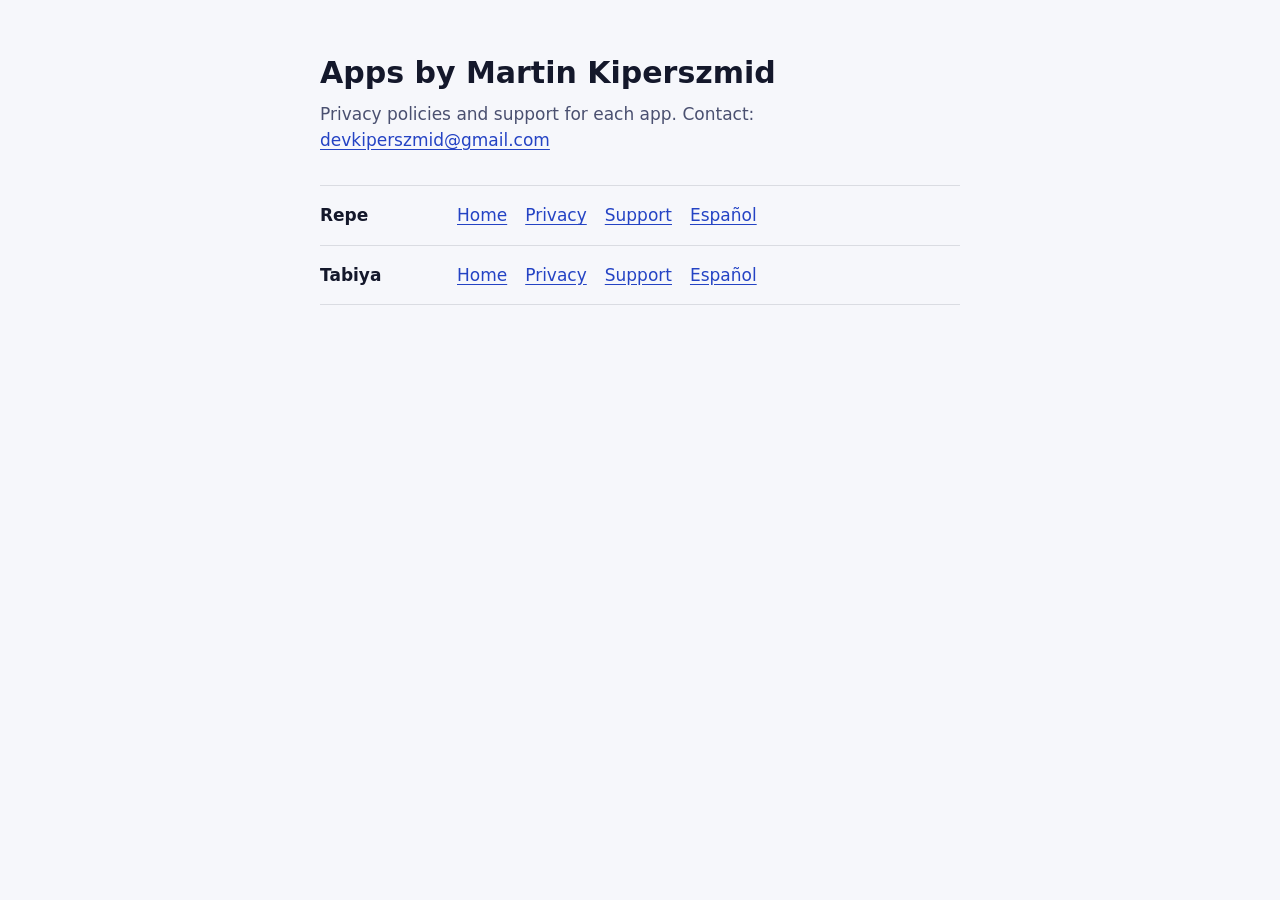
<file: index.html>
<!doctype html>
<html lang="en">
<head>
<meta charset="utf-8">
<meta name="viewport" content="width=device-width, initial-scale=1">
<title>Apps by Martin Kiperszmid</title>
<meta name="description" content="Privacy policies and support pages for apps by Martin Kiperszmid.">
<style>
  :root { --bg: #F6F7FB; --fg: #14182B; --fg2: #4A5070; --rule: rgba(20, 24, 43, .12); --link: #2443C4; color-scheme: light; }
  @media (prefers-color-scheme: dark) { :root { --bg: #10131F; --fg: #E9EDFB; --fg2: #B3BAD6; --rule: rgba(255, 255, 255, .12); --link: #9DB0F5; color-scheme: dark; } }
  body { margin: 0; background: var(--bg); color: var(--fg); font: 400 17px/1.55 ui-sans-serif, system-ui, -apple-system, "Segoe UI", Roboto, sans-serif; }
  main { max-width: 640px; margin: 0 auto; padding-inline: 20px; padding-block: 56px; }
  h1 { font-size: 30px; line-height: 1.15; margin: 0; }
  p { color: var(--fg2); margin: 10px 0 0; }
  ul { list-style: none; padding: 0; margin: 32px 0 0; border-top: 1px solid var(--rule); }
  li { padding: 16px 0; border-bottom: 1px solid var(--rule); display: flex; flex-wrap: wrap; gap: 6px 18px; align-items: baseline; }
  li strong { min-width: 7em; }
  a { color: var(--link); text-underline-offset: 3px; }
</style>
</head>
<body>
<main>
  <h1>Apps by Martin Kiperszmid</h1>
  <p>Privacy policies and support for each app. Contact: <a href="mailto:devkiperszmid@gmail.com">devkiperszmid@gmail.com</a></p>
  <ul>
    <li><strong>Repe</strong> <a href="repe/">Home</a> <a href="repe/privacy/">Privacy</a> <a href="repe/support/">Support</a> <a href="repe/es/" lang="es">Español</a></li>
    <li><strong>Tabiya</strong> <a href="tabiya/">Home</a> <a href="tabiya/privacy/">Privacy</a> <a href="tabiya/support/">Support</a> <a href="tabiya/es/" lang="es">Español</a></li>
  </ul>
</main>
</body>
</html>
</file>
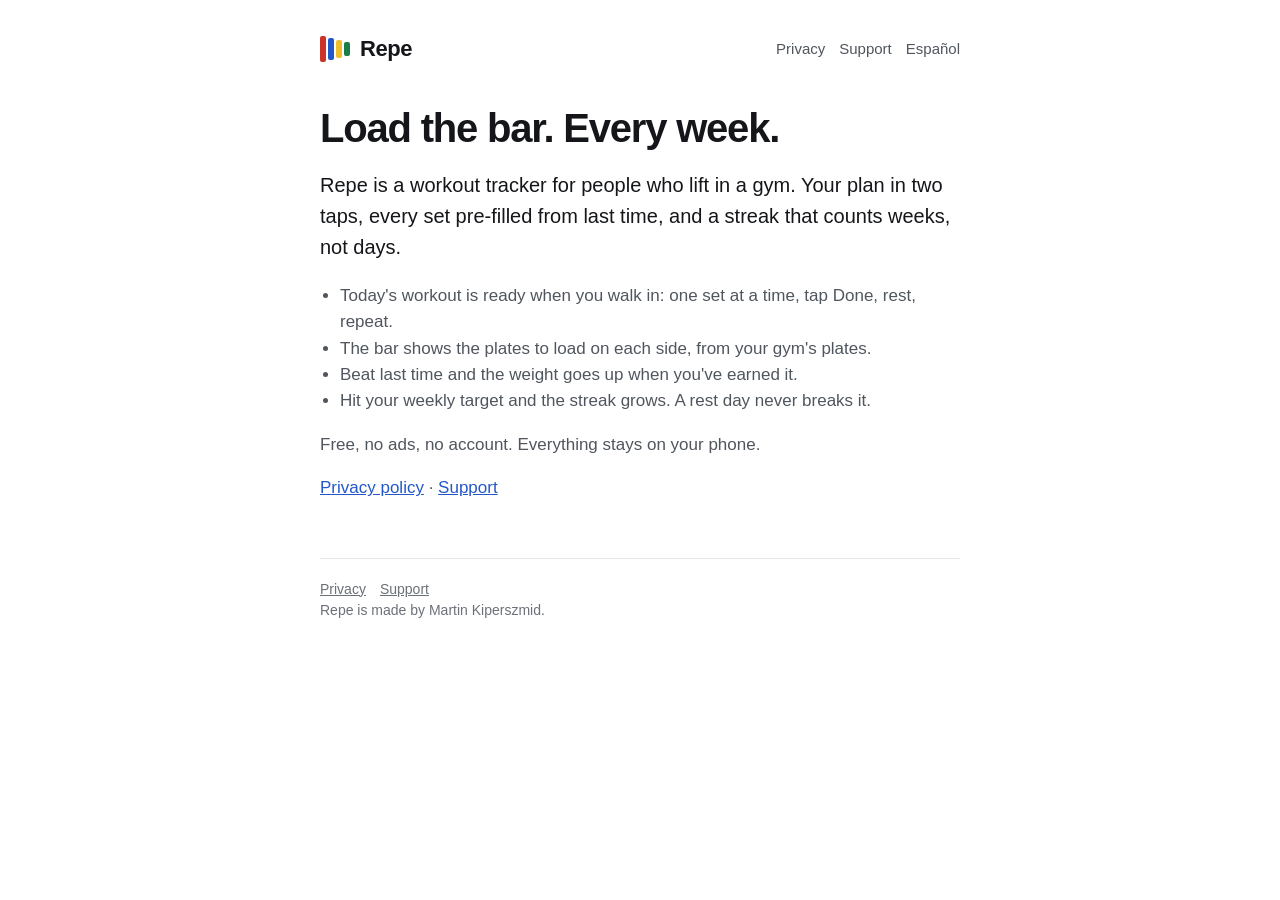
<file: repe/index.html>
<!doctype html>
<html lang="en">
<head>
<meta charset="utf-8">
<meta name="viewport" content="width=device-width, initial-scale=1">
<title>Repe: gym workout tracker</title>
<meta name="description" content="Repe is a strength training tracker for people who lift in a gym.">
<link rel="stylesheet" href="assets/site.css">
</head>
<body>
<main>
<header>
  <a class="brand" href=""><span class="plates"><i></i><i></i><i></i><i></i></span>Repe</a>
  <nav><a href="privacy/">Privacy</a><a href="support/">Support</a><a href="es/" hreflang="es">Español</a></nav>
</header>

<h1>Load the bar. Every week.</h1>
<p class="lead">Repe is a workout tracker for people who lift in a gym. Your plan in two taps, every set pre-filled from last time, and a streak that counts weeks, not days.</p>
<ul>
<li>Today's workout is ready when you walk in: one set at a time, tap Done, rest, repeat.</li>
<li>The bar shows the plates to load on each side, from your gym's plates.</li>
<li>Beat last time and the weight goes up when you've earned it.</li>
<li>Hit your weekly target and the streak grows. A rest day never breaks it.</li>
</ul>
<p>Free, no ads, no account. Everything stays on your phone.</p>
<p><a href="privacy/">Privacy policy</a> · <a href="support/">Support</a></p>

<footer><a href="privacy/">Privacy</a><a href="support/">Support</a><br>Repe is made by Martin Kiperszmid.</footer>
</main>
</body>
</html>
</file>
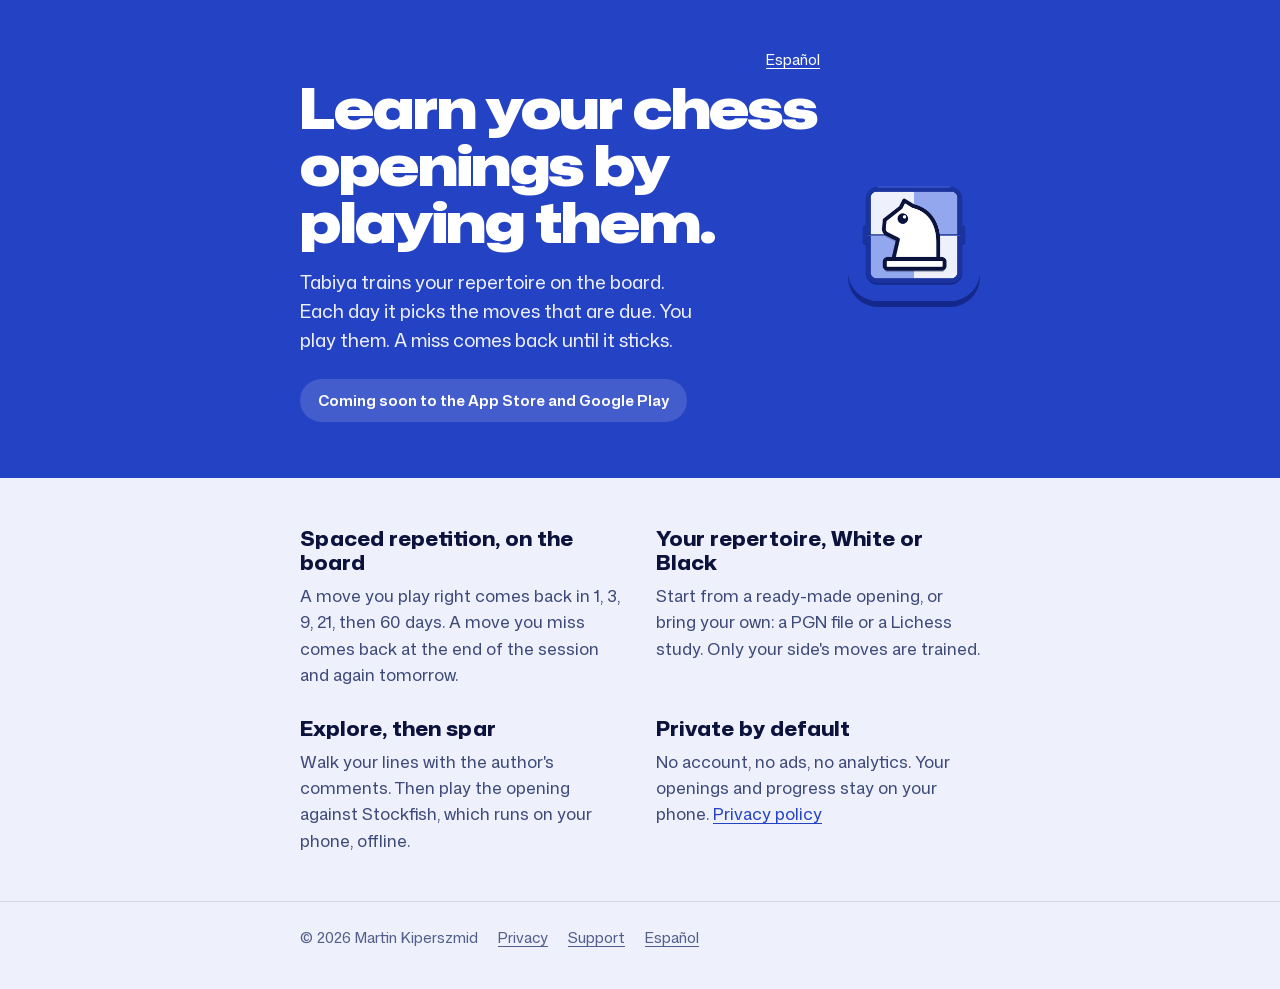
<file: tabiya/index.html>
<!doctype html>
<html lang="en">
<head>
<meta charset="utf-8">
<meta name="viewport" content="width=device-width, initial-scale=1">
<title>Tabiya: learn your chess openings by playing them</title>
<meta name="description" content="Tabiya trains your chess opening repertoire on the board, with spaced repetition. No account, no ads, no tracking.">
<link rel="icon" href="assets/icon-180.png">
<link rel="apple-touch-icon" href="assets/icon-180.png">
<link rel="alternate" hreflang="es" href="es/">
<link rel="stylesheet" href="assets/site.css">
</head>
<body>
<header class="hero">
  <div class="wrap">
    <div>
      <nav class="top" aria-label="Language"><span></span><a class="lang" href="es/" hreflang="es" lang="es">Español</a></nav>
      <h1>Learn your chess openings by playing them.</h1>
      <p>Tabiya trains your repertoire on the board. Each day it picks the moves that are due. You play them. A miss comes back until it sticks.</p>
      <span class="soon">Coming soon to the App Store and Google Play</span>
    </div>
    <img src="assets/icon-512.png" alt="" width="132" height="132">
  </div>
</header>

<main class="wrap">
  <div class="features">
    <section>
      <h2>Spaced repetition, on the board</h2>
      <p>A move you play right comes back in 1, 3, 9, 21, then 60 days. A move you miss comes back at the end of the session and again tomorrow.</p>
    </section>
    <section>
      <h2>Your repertoire, White or Black</h2>
      <p>Start from a ready-made opening, or bring your own: a PGN file or a Lichess study. Only your side's moves are trained.</p>
    </section>
    <section>
      <h2>Explore, then spar</h2>
      <p>Walk your lines with the author's comments. Then play the opening against Stockfish, which runs on your phone, offline.</p>
    </section>
    <section>
      <h2>Private by default</h2>
      <p>No account, no ads, no analytics. Your openings and progress stay on your phone. <a href="privacy/">Privacy policy</a></p>
    </section>
  </div>
</main>

<footer>
  <div class="wrap">
    <span>© 2026 Martin Kiperszmid</span>
    <a href="privacy/">Privacy</a>
    <a href="support/">Support</a>
    <a href="es/" hreflang="es" lang="es">Español</a>
  </div>
</footer>
</body>
</html>
</file>
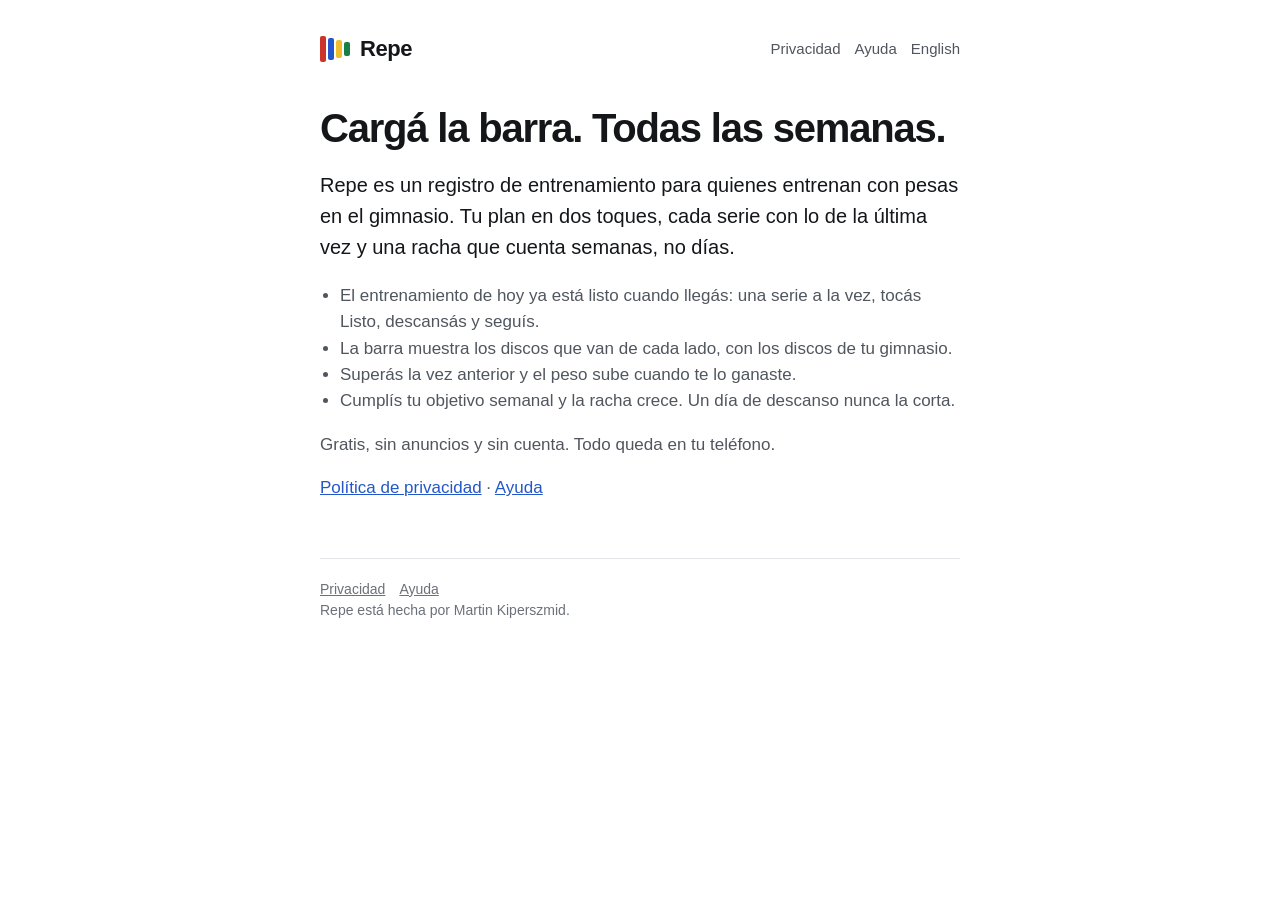
<file: repe/es/index.html>
<!doctype html>
<html lang="es">
<head>
<meta charset="utf-8">
<meta name="viewport" content="width=device-width, initial-scale=1">
<title>Repe: registro de entrenamiento en el gym</title>
<meta name="description" content="Repe es una app para registrar tu entrenamiento de fuerza en el gimnasio.">
<link rel="stylesheet" href="../assets/site.css">
</head>
<body>
<main>
<header>
  <a class="brand" href=""><span class="plates"><i></i><i></i><i></i><i></i></span>Repe</a>
  <nav><a href="privacy/">Privacidad</a><a href="support/">Ayuda</a><a href="../" hreflang="en">English</a></nav>
</header>

<h1>Cargá la barra. Todas las semanas.</h1>
<p class="lead">Repe es un registro de entrenamiento para quienes entrenan con pesas en el gimnasio. Tu plan en dos toques, cada serie con lo de la última vez y una racha que cuenta semanas, no días.</p>
<ul>
<li>El entrenamiento de hoy ya está listo cuando llegás: una serie a la vez, tocás Listo, descansás y seguís.</li>
<li>La barra muestra los discos que van de cada lado, con los discos de tu gimnasio.</li>
<li>Superás la vez anterior y el peso sube cuando te lo ganaste.</li>
<li>Cumplís tu objetivo semanal y la racha crece. Un día de descanso nunca la corta.</li>
</ul>
<p>Gratis, sin anuncios y sin cuenta. Todo queda en tu teléfono.</p>
<p><a href="privacy/">Política de privacidad</a> · <a href="support/">Ayuda</a></p>

<footer><a href="privacy/">Privacidad</a><a href="support/">Ayuda</a><br>Repe está hecha por Martin Kiperszmid.</footer>
</main>
</body>
</html>
</file>
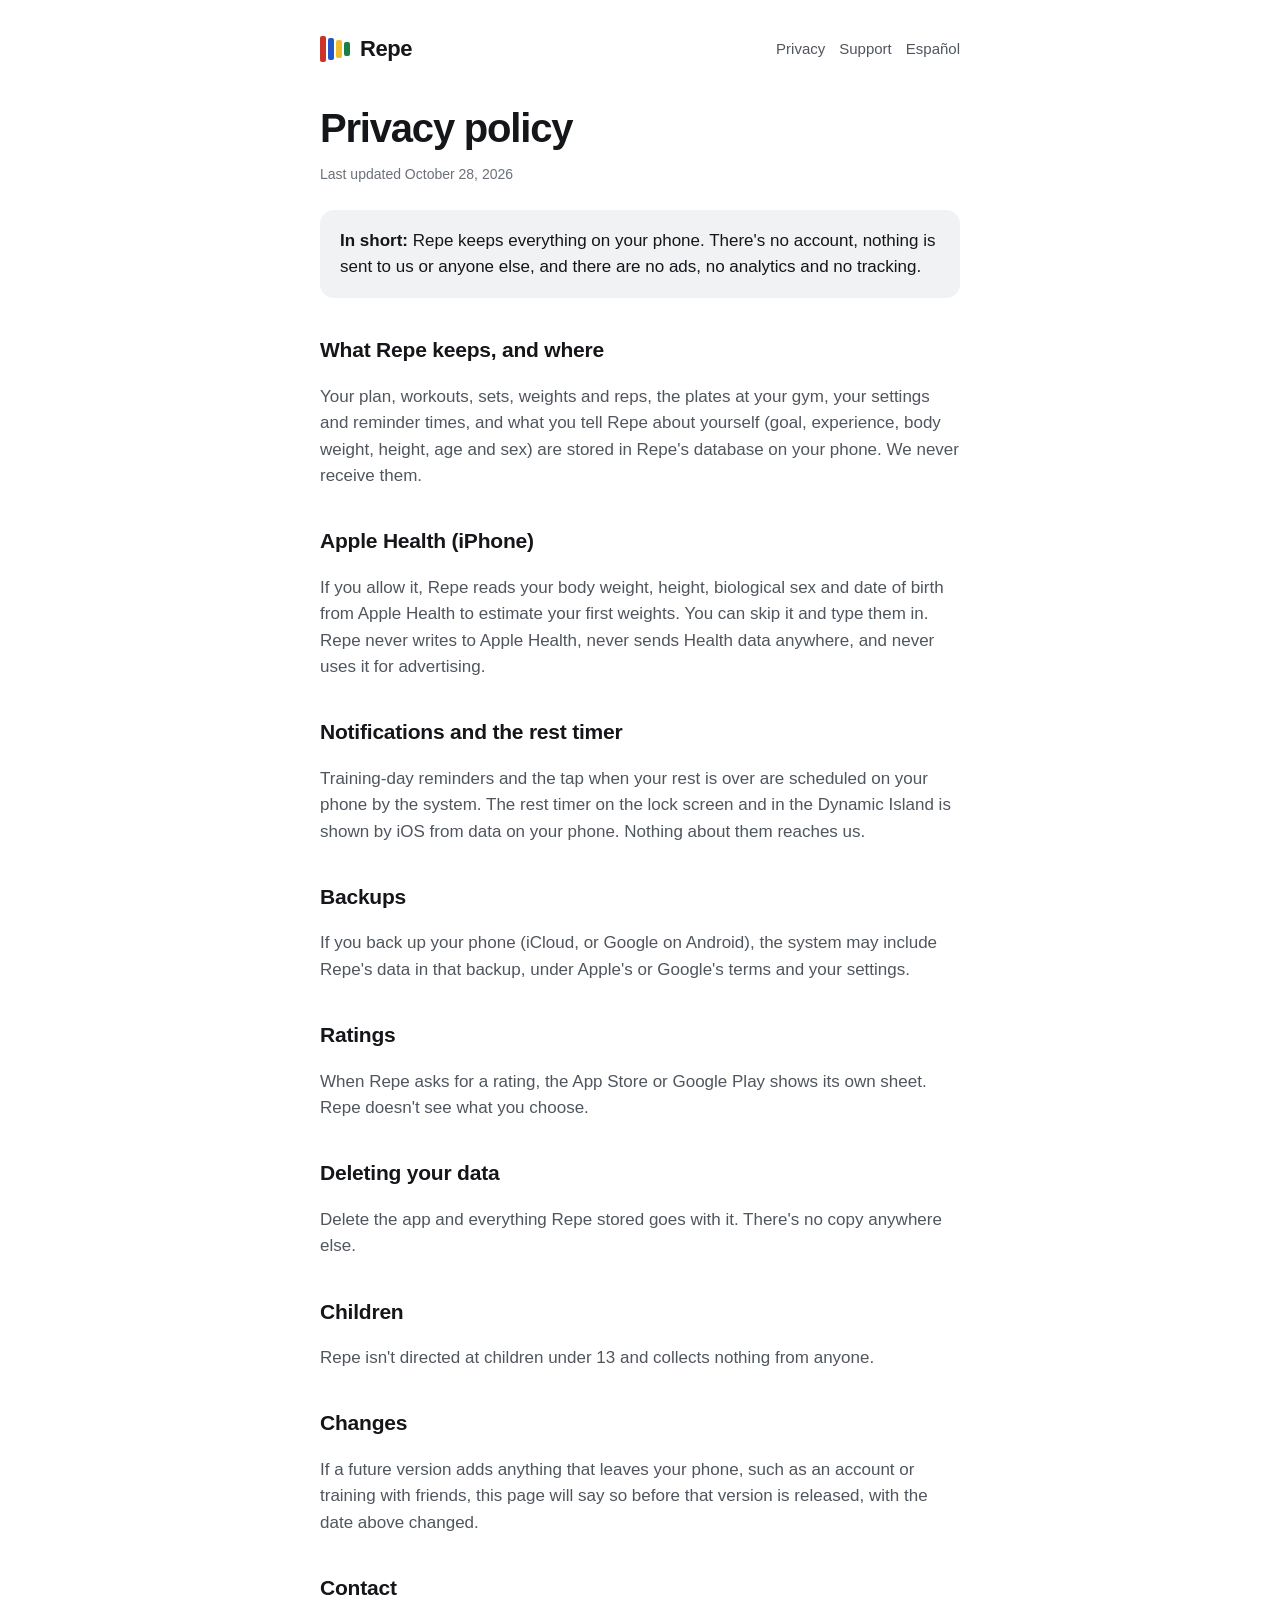
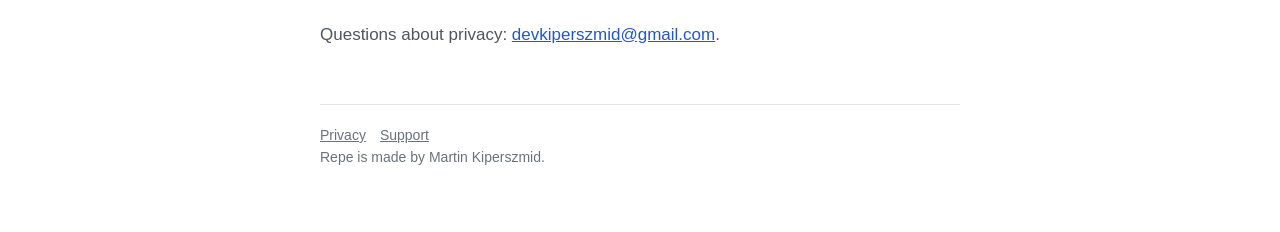
<file: repe/privacy/index.html>
<!doctype html>
<html lang="en">
<head>
<meta charset="utf-8">
<meta name="viewport" content="width=device-width, initial-scale=1">
<title>Privacy policy · Repe</title>
<meta name="description" content="Repe keeps your training on your phone: no account, no servers, no ads, no tracking.">
<link rel="stylesheet" href="../assets/site.css">
</head>
<body>
<main>
<header>
  <a class="brand" href="../"><span class="plates"><i></i><i></i><i></i><i></i></span>Repe</a>
  <nav><a href="../privacy/">Privacy</a><a href="../support/">Support</a><a href="../es/" hreflang="es">Español</a></nav>
</header>

<h1>Privacy policy</h1>
<p class="meta">Last updated October 28, 2026</p>
<div class="box"><p><strong>In short:</strong> Repe keeps everything on your phone. There's no account, nothing is sent to us or anyone else, and there are no ads, no analytics and no tracking.</p></div>
<h2>What Repe keeps, and where</h2>
<p>Your plan, workouts, sets, weights and reps, the plates at your gym, your settings and reminder times, and what you tell Repe about yourself (goal, experience, body weight, height, age and sex) are stored in Repe's database on your phone. We never receive them.</p>
<h2>Apple Health (iPhone)</h2>
<p>If you allow it, Repe reads your body weight, height, biological sex and date of birth from Apple Health to estimate your first weights. You can skip it and type them in. Repe never writes to Apple Health, never sends Health data anywhere, and never uses it for advertising.</p>
<h2>Notifications and the rest timer</h2>
<p>Training-day reminders and the tap when your rest is over are scheduled on your phone by the system. The rest timer on the lock screen and in the Dynamic Island is shown by iOS from data on your phone. Nothing about them reaches us.</p>
<h2>Backups</h2>
<p>If you back up your phone (iCloud, or Google on Android), the system may include Repe's data in that backup, under Apple's or Google's terms and your settings.</p>
<h2>Ratings</h2>
<p>When Repe asks for a rating, the App Store or Google Play shows its own sheet. Repe doesn't see what you choose.</p>
<h2>Deleting your data</h2>
<p>Delete the app and everything Repe stored goes with it. There's no copy anywhere else.</p>
<h2>Children</h2>
<p>Repe isn't directed at children under 13 and collects nothing from anyone.</p>
<h2>Changes</h2>
<p>If a future version adds anything that leaves your phone, such as an account or training with friends, this page will say so before that version is released, with the date above changed.</p>
<h2>Contact</h2>
<p>Questions about privacy: <a href="mailto:devkiperszmid@gmail.com">devkiperszmid@gmail.com</a>.</p>

<footer><a href="../privacy/">Privacy</a><a href="../support/">Support</a><br>Repe is made by Martin Kiperszmid.</footer>
</main>
</body>
</html>
</file>
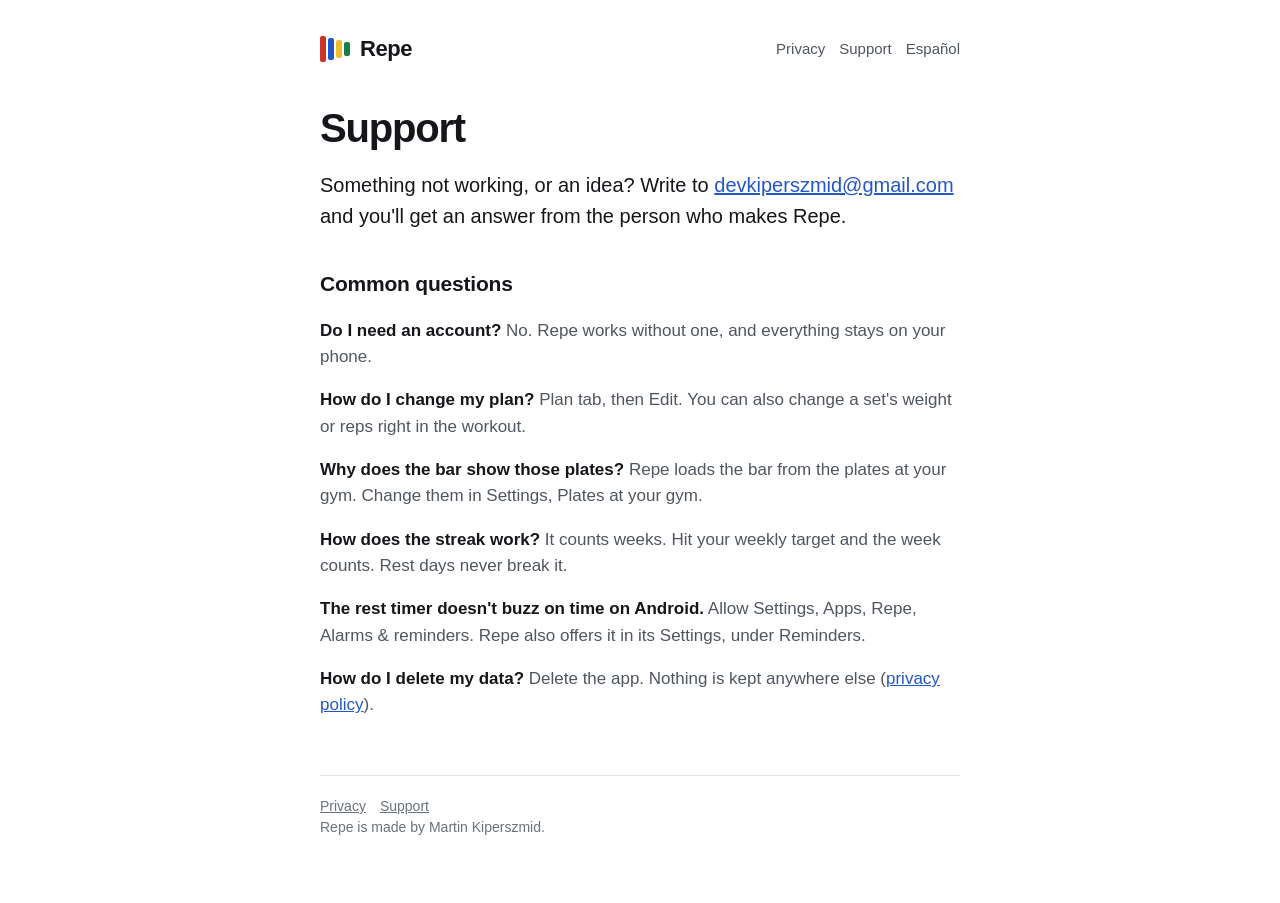
<file: repe/support/index.html>
<!doctype html>
<html lang="en">
<head>
<meta charset="utf-8">
<meta name="viewport" content="width=device-width, initial-scale=1">
<title>Support · Repe</title>
<meta name="description" content="Help with Repe, the gym workout tracker.">
<link rel="stylesheet" href="../assets/site.css">
</head>
<body>
<main>
<header>
  <a class="brand" href="../"><span class="plates"><i></i><i></i><i></i><i></i></span>Repe</a>
  <nav><a href="../privacy/">Privacy</a><a href="../support/">Support</a><a href="../es/" hreflang="es">Español</a></nav>
</header>

<h1>Support</h1>
<p class="lead">Something not working, or an idea? Write to <a href="mailto:devkiperszmid@gmail.com">devkiperszmid@gmail.com</a> and you'll get an answer from the person who makes Repe.</p>
<h2>Common questions</h2>
<p><strong>Do I need an account?</strong> No. Repe works without one, and everything stays on your phone.</p>
<p><strong>How do I change my plan?</strong> Plan tab, then Edit. You can also change a set's weight or reps right in the workout.</p>
<p><strong>Why does the bar show those plates?</strong> Repe loads the bar from the plates at your gym. Change them in Settings, Plates at your gym.</p>
<p><strong>How does the streak work?</strong> It counts weeks. Hit your weekly target and the week counts. Rest days never break it.</p>
<p><strong>The rest timer doesn't buzz on time on Android.</strong> Allow Settings, Apps, Repe, Alarms &amp; reminders. Repe also offers it in its Settings, under Reminders.</p>
<p><strong>How do I delete my data?</strong> Delete the app. Nothing is kept anywhere else (<a href="../privacy/">privacy policy</a>).</p>

<footer><a href="../privacy/">Privacy</a><a href="../support/">Support</a><br>Repe is made by Martin Kiperszmid.</footer>
</main>
</body>
</html>
</file>
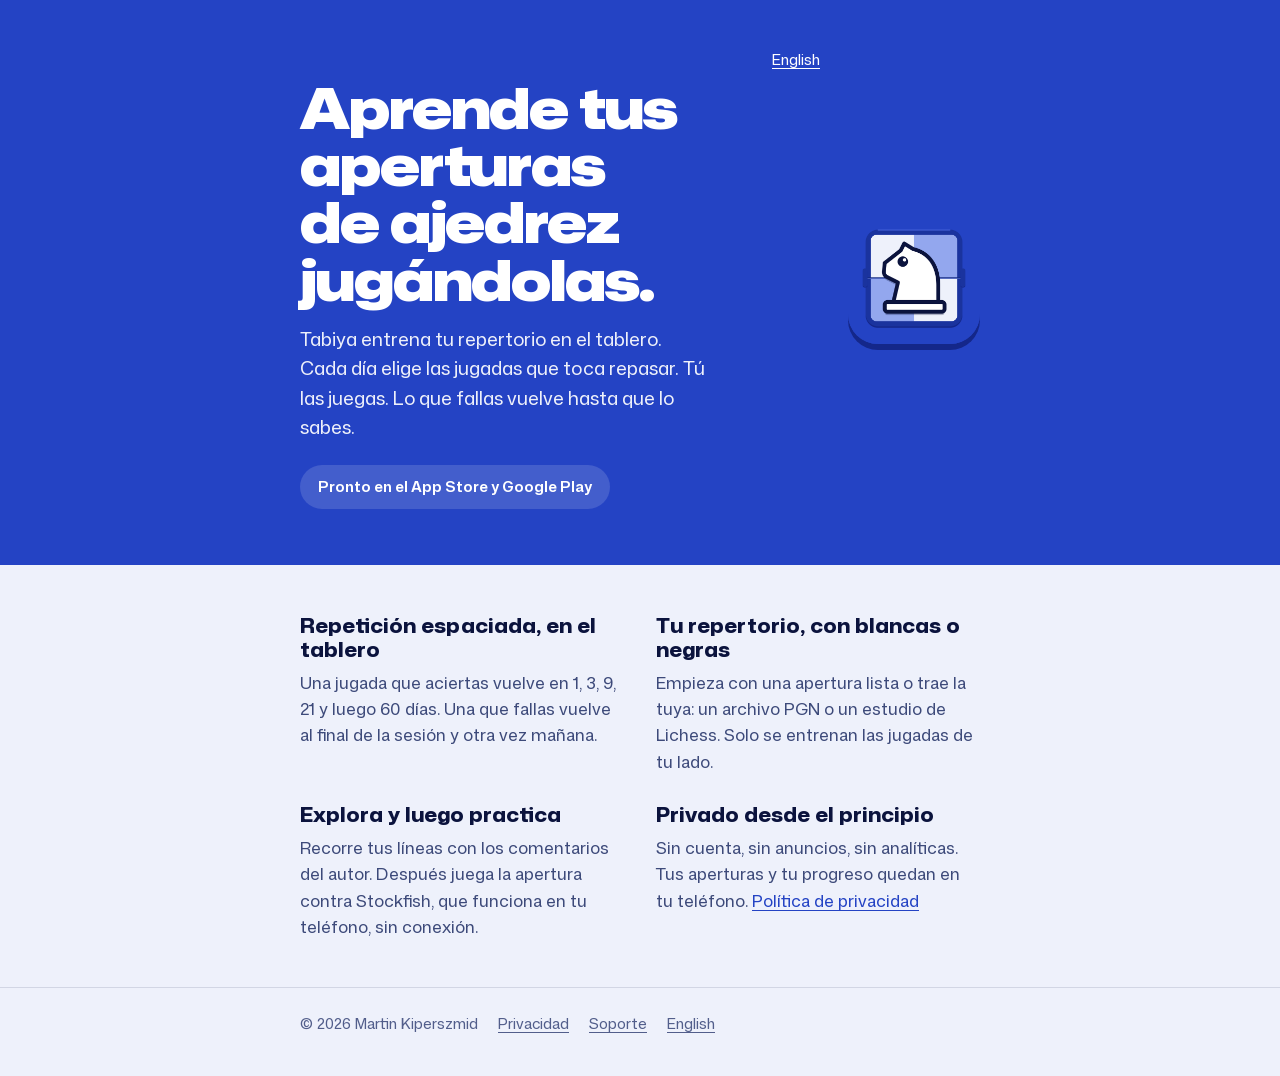
<file: tabiya/es/index.html>
<!doctype html>
<html lang="es">
<head>
<meta charset="utf-8">
<meta name="viewport" content="width=device-width, initial-scale=1">
<title>Tabiya: aprende tus aperturas de ajedrez jugándolas</title>
<meta name="description" content="Tabiya entrena tu repertorio de aperturas en el tablero, con repetición espaciada. Sin cuenta, sin anuncios, sin rastreo.">
<link rel="icon" href="../assets/icon-180.png">
<link rel="apple-touch-icon" href="../assets/icon-180.png">
<link rel="alternate" hreflang="en" href="../">
<link rel="stylesheet" href="../assets/site.css">
</head>
<body>
<header class="hero">
  <div class="wrap">
    <div>
      <nav class="top" aria-label="Idioma"><span></span><a class="lang" href="../" hreflang="en" lang="en">English</a></nav>
      <h1>Aprende tus aperturas de ajedrez jugándolas.</h1>
      <p>Tabiya entrena tu repertorio en el tablero. Cada día elige las jugadas que toca repasar. Tú las juegas. Lo que fallas vuelve hasta que lo sabes.</p>
      <span class="soon">Pronto en el App Store y Google Play</span>
    </div>
    <img src="../assets/icon-512.png" alt="" width="132" height="132">
  </div>
</header>

<main class="wrap">
  <div class="features">
    <section>
      <h2>Repetición espaciada, en el tablero</h2>
      <p>Una jugada que aciertas vuelve en 1, 3, 9, 21 y luego 60 días. Una que fallas vuelve al final de la sesión y otra vez mañana.</p>
    </section>
    <section>
      <h2>Tu repertorio, con blancas o negras</h2>
      <p>Empieza con una apertura lista o trae la tuya: un archivo PGN o un estudio de Lichess. Solo se entrenan las jugadas de tu lado.</p>
    </section>
    <section>
      <h2>Explora y luego practica</h2>
      <p>Recorre tus líneas con los comentarios del autor. Después juega la apertura contra Stockfish, que funciona en tu teléfono, sin conexión.</p>
    </section>
    <section>
      <h2>Privado desde el principio</h2>
      <p>Sin cuenta, sin anuncios, sin analíticas. Tus aperturas y tu progreso quedan en tu teléfono. <a href="privacy/">Política de privacidad</a></p>
    </section>
  </div>
</main>

<footer>
  <div class="wrap">
    <span>© 2026 Martin Kiperszmid</span>
    <a href="privacy/">Privacidad</a>
    <a href="support/">Soporte</a>
    <a href="../" hreflang="en" lang="en">English</a>
  </div>
</footer>
</body>
</html>
</file>
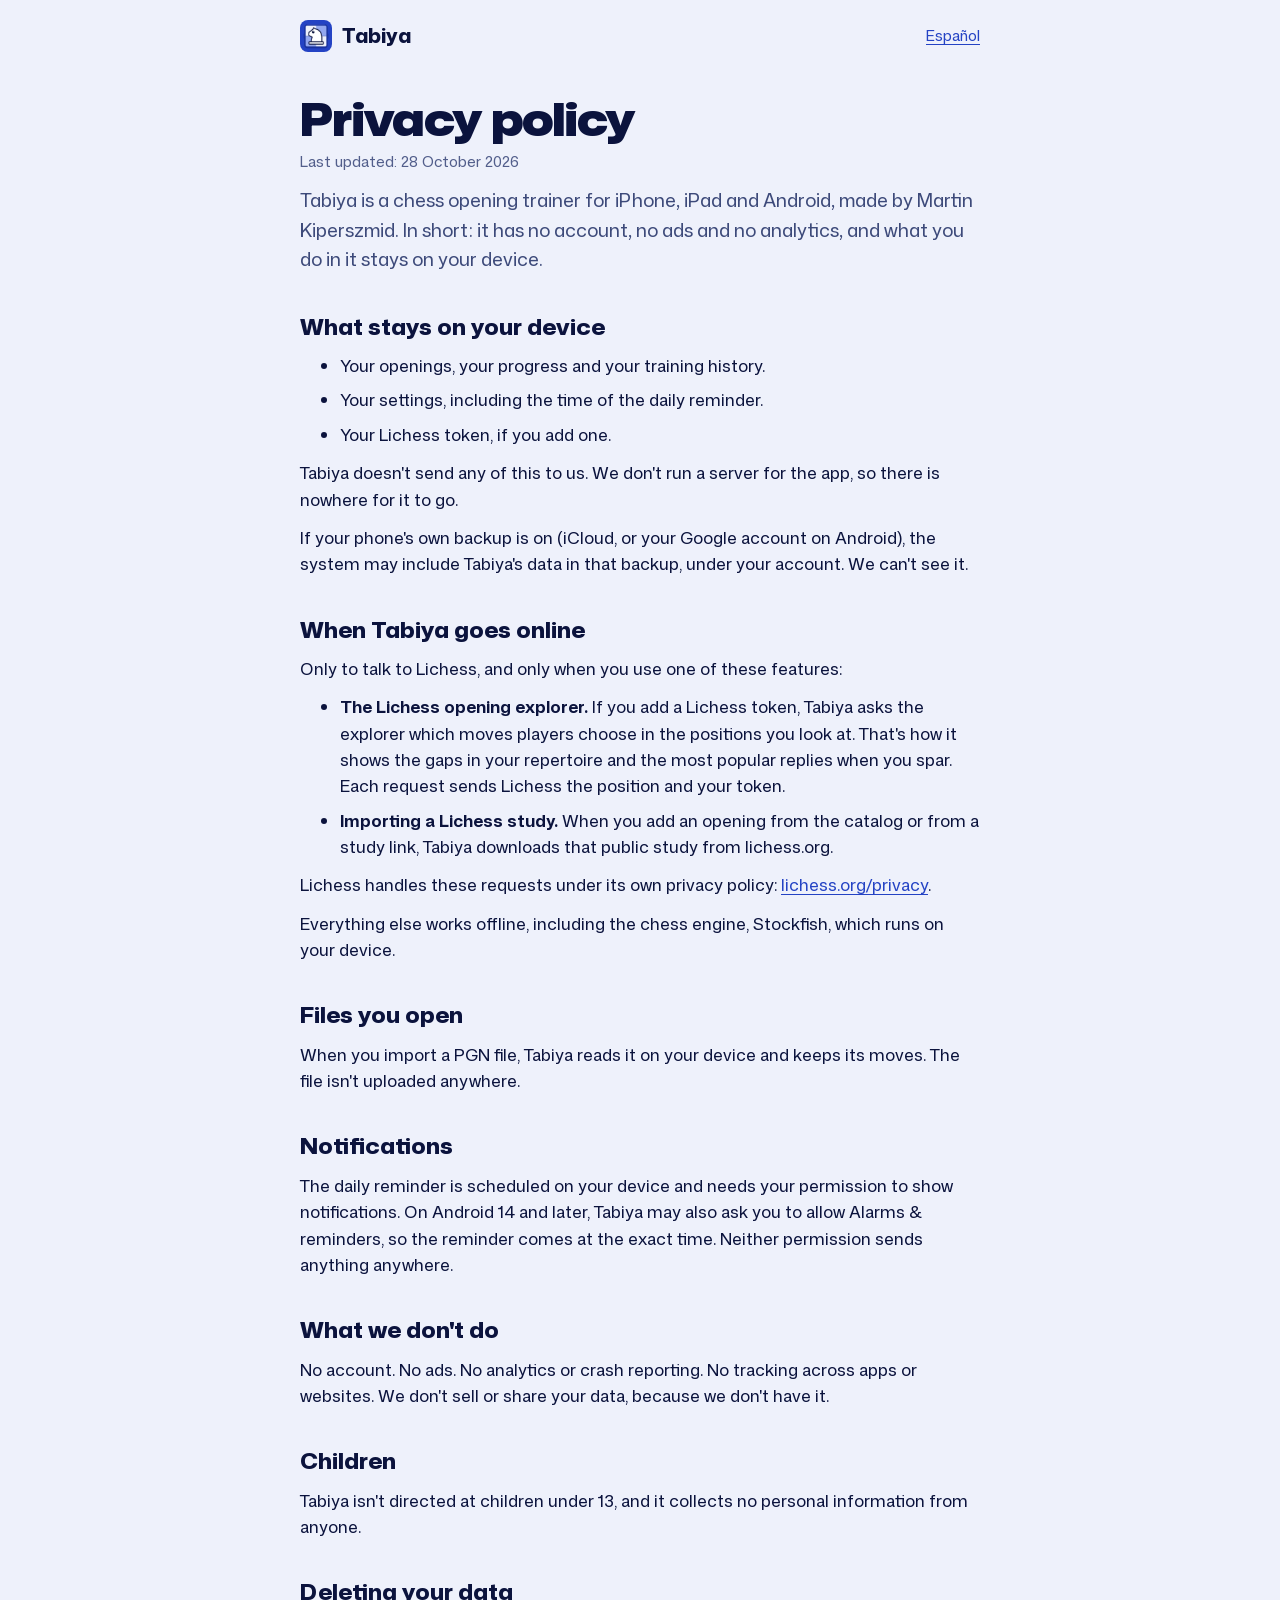
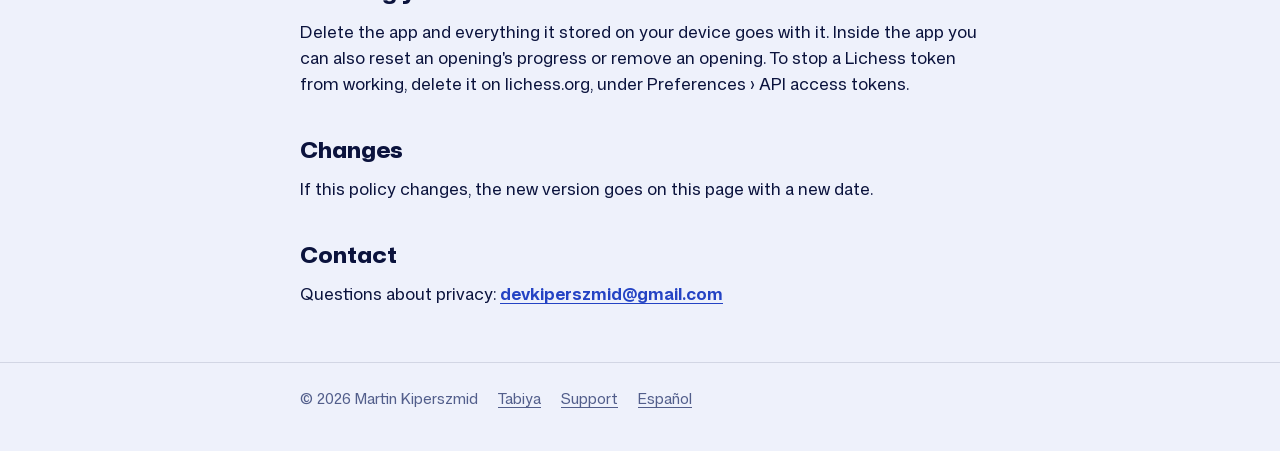
<file: tabiya/privacy/index.html>
<!doctype html>
<html lang="en">
<head>
<meta charset="utf-8">
<meta name="viewport" content="width=device-width, initial-scale=1">
<title>Privacy policy · Tabiya</title>
<meta name="description" content="What Tabiya does with your data: it stays on your device. No account, no ads, no analytics.">
<link rel="icon" href="../assets/icon-180.png">
<link rel="alternate" hreflang="es" href="../es/privacy/">
<link rel="stylesheet" href="../assets/site.css">
</head>
<body>
<header class="wrap top">
  <a class="brand" href="../"><img src="../assets/icon-180.png" alt="">Tabiya</a>
  <a class="lang" href="../es/privacy/" hreflang="es" lang="es">Español</a>
</header>

<main class="wrap page">
  <h1>Privacy policy</h1>
  <p class="updated">Last updated: 28 October 2026</p>

  <p class="lede">Tabiya is a chess opening trainer for iPhone, iPad and Android, made by Martin Kiperszmid. In short: it has no account, no ads and no analytics, and what you do in it stays on your device.</p>

  <h2>What stays on your device</h2>
  <ul>
    <li>Your openings, your progress and your training history.</li>
    <li>Your settings, including the time of the daily reminder.</li>
    <li>Your Lichess token, if you add one.</li>
  </ul>
  <p>Tabiya doesn't send any of this to us. We don't run a server for the app, so there is nowhere for it to go.</p>
  <p>If your phone's own backup is on (iCloud, or your Google account on Android), the system may include Tabiya's data in that backup, under your account. We can't see it.</p>

  <h2>When Tabiya goes online</h2>
  <p>Only to talk to Lichess, and only when you use one of these features:</p>
  <ul>
    <li><strong>The Lichess opening explorer.</strong> If you add a Lichess token, Tabiya asks the explorer which moves players choose in the positions you look at. That's how it shows the gaps in your repertoire and the most popular replies when you spar. Each request sends Lichess the position and your token.</li>
    <li><strong>Importing a Lichess study.</strong> When you add an opening from the catalog or from a study link, Tabiya downloads that public study from lichess.org.</li>
  </ul>
  <p>Lichess handles these requests under its own privacy policy: <a href="https://lichess.org/privacy">lichess.org/privacy</a>.</p>
  <p>Everything else works offline, including the chess engine, Stockfish, which runs on your device.</p>

  <h2>Files you open</h2>
  <p>When you import a PGN file, Tabiya reads it on your device and keeps its moves. The file isn't uploaded anywhere.</p>

  <h2>Notifications</h2>
  <p>The daily reminder is scheduled on your device and needs your permission to show notifications. On Android 14 and later, Tabiya may also ask you to allow Alarms &amp; reminders, so the reminder comes at the exact time. Neither permission sends anything anywhere.</p>

  <h2>What we don't do</h2>
  <p>No account. No ads. No analytics or crash reporting. No tracking across apps or websites. We don't sell or share your data, because we don't have it.</p>

  <h2>Children</h2>
  <p>Tabiya isn't directed at children under 13, and it collects no personal information from anyone.</p>

  <h2>Deleting your data</h2>
  <p>Delete the app and everything it stored on your device goes with it. Inside the app you can also reset an opening's progress or remove an opening. To stop a Lichess token from working, delete it on lichess.org, under Preferences › API access tokens.</p>

  <h2>Changes</h2>
  <p>If this policy changes, the new version goes on this page with a new date.</p>

  <h2>Contact</h2>
  <p>Questions about privacy: <a class="mail" href="mailto:devkiperszmid@gmail.com">devkiperszmid@gmail.com</a></p>
</main>

<footer>
  <div class="wrap">
    <span>© 2026 Martin Kiperszmid</span>
    <a href="../">Tabiya</a>
    <a href="../support/">Support</a>
    <a href="../es/privacy/" hreflang="es" lang="es">Español</a>
  </div>
</footer>
</body>
</html>
</file>
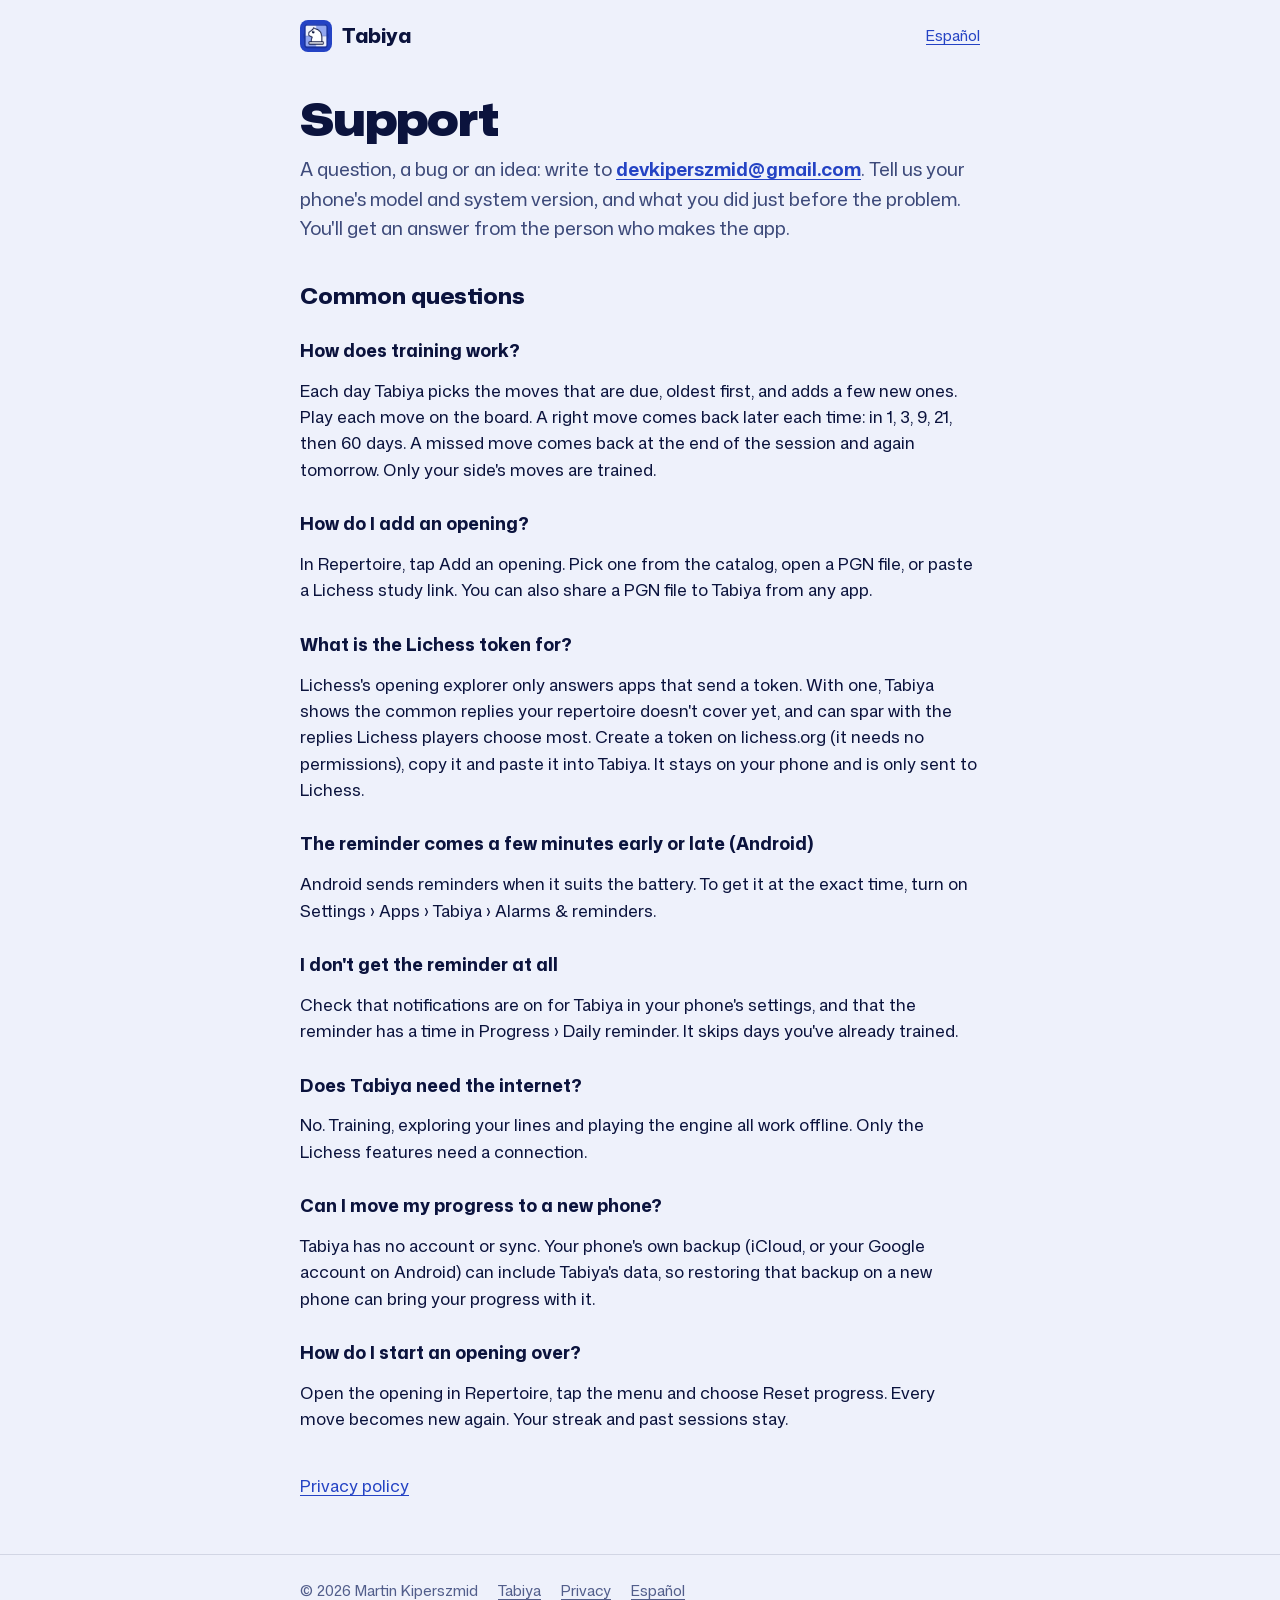
<file: tabiya/support/index.html>
<!doctype html>
<html lang="en">
<head>
<meta charset="utf-8">
<meta name="viewport" content="width=device-width, initial-scale=1">
<title>Support · Tabiya</title>
<meta name="description" content="Help with Tabiya: training, adding openings, the Lichess token, the daily reminder.">
<link rel="icon" href="../assets/icon-180.png">
<link rel="alternate" hreflang="es" href="../es/support/">
<link rel="stylesheet" href="../assets/site.css">
</head>
<body>
<header class="wrap top">
  <a class="brand" href="../"><img src="../assets/icon-180.png" alt="">Tabiya</a>
  <a class="lang" href="../es/support/" hreflang="es" lang="es">Español</a>
</header>

<main class="wrap page">
  <h1>Support</h1>
  <p class="lede">A question, a bug or an idea: write to <a class="mail" href="mailto:devkiperszmid@gmail.com">devkiperszmid@gmail.com</a>. Tell us your phone's model and system version, and what you did just before the problem. You'll get an answer from the person who makes the app.</p>

  <h2>Common questions</h2>

  <h3>How does training work?</h3>
  <p>Each day Tabiya picks the moves that are due, oldest first, and adds a few new ones. Play each move on the board. A right move comes back later each time: in 1, 3, 9, 21, then 60 days. A missed move comes back at the end of the session and again tomorrow. Only your side's moves are trained.</p>

  <h3>How do I add an opening?</h3>
  <p>In Repertoire, tap Add an opening. Pick one from the catalog, open a PGN file, or paste a Lichess study link. You can also share a PGN file to Tabiya from any app.</p>

  <h3>What is the Lichess token for?</h3>
  <p>Lichess's opening explorer only answers apps that send a token. With one, Tabiya shows the common replies your repertoire doesn't cover yet, and can spar with the replies Lichess players choose most. Create a token on lichess.org (it needs no permissions), copy it and paste it into Tabiya. It stays on your phone and is only sent to Lichess.</p>

  <h3>The reminder comes a few minutes early or late (Android)</h3>
  <p>Android sends reminders when it suits the battery. To get it at the exact time, turn on Settings › Apps › Tabiya › Alarms &amp; reminders.</p>

  <h3>I don't get the reminder at all</h3>
  <p>Check that notifications are on for Tabiya in your phone's settings, and that the reminder has a time in Progress › Daily reminder. It skips days you've already trained.</p>

  <h3>Does Tabiya need the internet?</h3>
  <p>No. Training, exploring your lines and playing the engine all work offline. Only the Lichess features need a connection.</p>

  <h3>Can I move my progress to a new phone?</h3>
  <p>Tabiya has no account or sync. Your phone's own backup (iCloud, or your Google account on Android) can include Tabiya's data, so restoring that backup on a new phone can bring your progress with it.</p>

  <h3>How do I start an opening over?</h3>
  <p>Open the opening in Repertoire, tap the menu and choose Reset progress. Every move becomes new again. Your streak and past sessions stay.</p>

  <p style="margin-top:40px"><a href="../privacy/">Privacy policy</a></p>
</main>

<footer>
  <div class="wrap">
    <span>© 2026 Martin Kiperszmid</span>
    <a href="../">Tabiya</a>
    <a href="../privacy/">Privacy</a>
    <a href="../es/support/" hreflang="es" lang="es">Español</a>
  </div>
</footer>
</body>
</html>
</file>
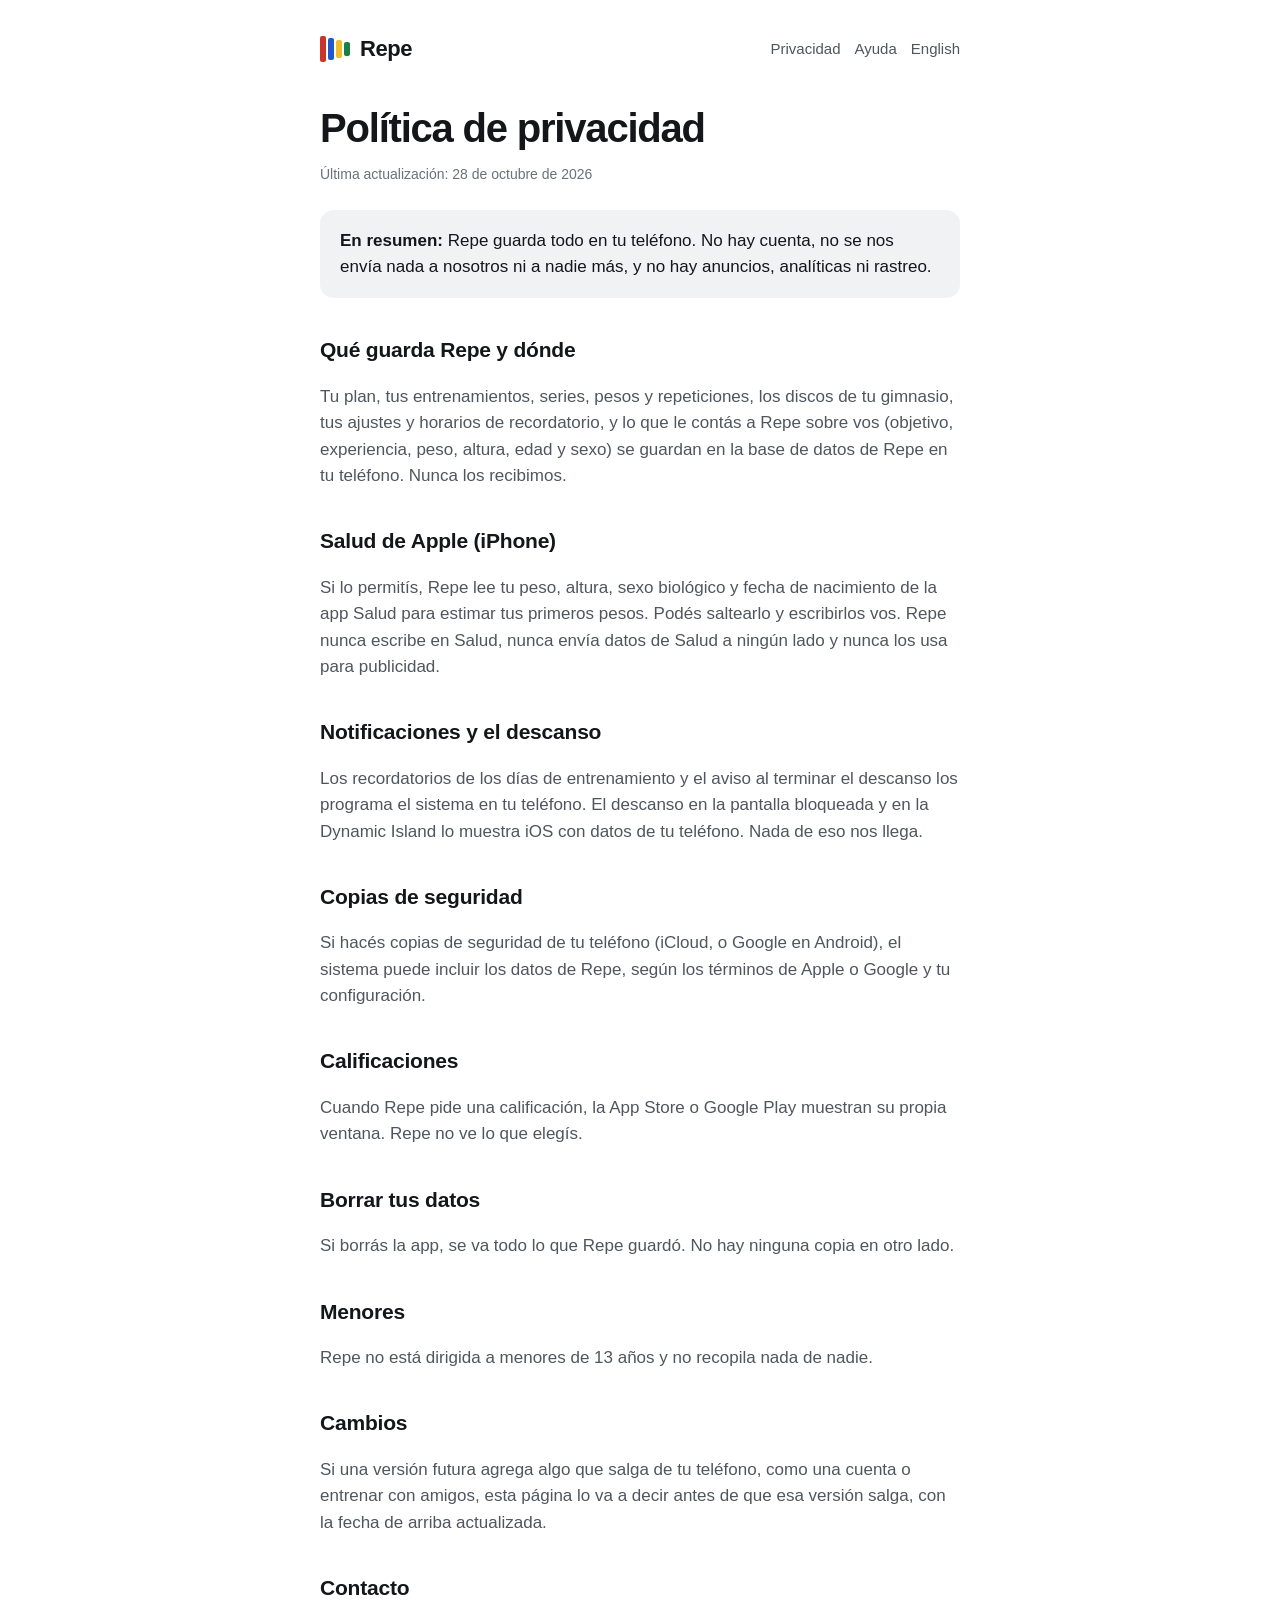
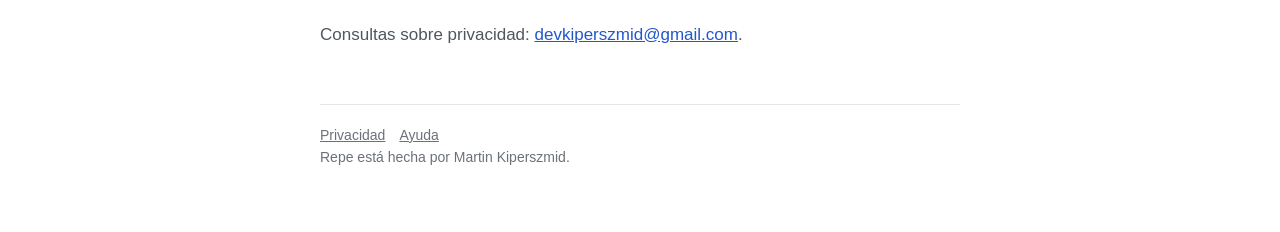
<file: repe/es/privacy/index.html>
<!doctype html>
<html lang="es">
<head>
<meta charset="utf-8">
<meta name="viewport" content="width=device-width, initial-scale=1">
<title>Política de privacidad · Repe</title>
<meta name="description" content="Repe guarda tu entrenamiento en tu teléfono: sin cuenta, sin servidores, sin anuncios, sin rastreo.">
<link rel="stylesheet" href="../../assets/site.css">
</head>
<body>
<main>
<header>
  <a class="brand" href="../"><span class="plates"><i></i><i></i><i></i><i></i></span>Repe</a>
  <nav><a href="../privacy/">Privacidad</a><a href="../support/">Ayuda</a><a href="../../" hreflang="en">English</a></nav>
</header>

<h1>Política de privacidad</h1>
<p class="meta">Última actualización: 28 de octubre de 2026</p>
<div class="box"><p><strong>En resumen:</strong> Repe guarda todo en tu teléfono. No hay cuenta, no se nos envía nada a nosotros ni a nadie más, y no hay anuncios, analíticas ni rastreo.</p></div>
<h2>Qué guarda Repe y dónde</h2>
<p>Tu plan, tus entrenamientos, series, pesos y repeticiones, los discos de tu gimnasio, tus ajustes y horarios de recordatorio, y lo que le contás a Repe sobre vos (objetivo, experiencia, peso, altura, edad y sexo) se guardan en la base de datos de Repe en tu teléfono. Nunca los recibimos.</p>
<h2>Salud de Apple (iPhone)</h2>
<p>Si lo permitís, Repe lee tu peso, altura, sexo biológico y fecha de nacimiento de la app Salud para estimar tus primeros pesos. Podés saltearlo y escribirlos vos. Repe nunca escribe en Salud, nunca envía datos de Salud a ningún lado y nunca los usa para publicidad.</p>
<h2>Notificaciones y el descanso</h2>
<p>Los recordatorios de los días de entrenamiento y el aviso al terminar el descanso los programa el sistema en tu teléfono. El descanso en la pantalla bloqueada y en la Dynamic Island lo muestra iOS con datos de tu teléfono. Nada de eso nos llega.</p>
<h2>Copias de seguridad</h2>
<p>Si hacés copias de seguridad de tu teléfono (iCloud, o Google en Android), el sistema puede incluir los datos de Repe, según los términos de Apple o Google y tu configuración.</p>
<h2>Calificaciones</h2>
<p>Cuando Repe pide una calificación, la App Store o Google Play muestran su propia ventana. Repe no ve lo que elegís.</p>
<h2>Borrar tus datos</h2>
<p>Si borrás la app, se va todo lo que Repe guardó. No hay ninguna copia en otro lado.</p>
<h2>Menores</h2>
<p>Repe no está dirigida a menores de 13 años y no recopila nada de nadie.</p>
<h2>Cambios</h2>
<p>Si una versión futura agrega algo que salga de tu teléfono, como una cuenta o entrenar con amigos, esta página lo va a decir antes de que esa versión salga, con la fecha de arriba actualizada.</p>
<h2>Contacto</h2>
<p>Consultas sobre privacidad: <a href="mailto:devkiperszmid@gmail.com">devkiperszmid@gmail.com</a>.</p>

<footer><a href="../privacy/">Privacidad</a><a href="../support/">Ayuda</a><br>Repe está hecha por Martin Kiperszmid.</footer>
</main>
</body>
</html>
</file>
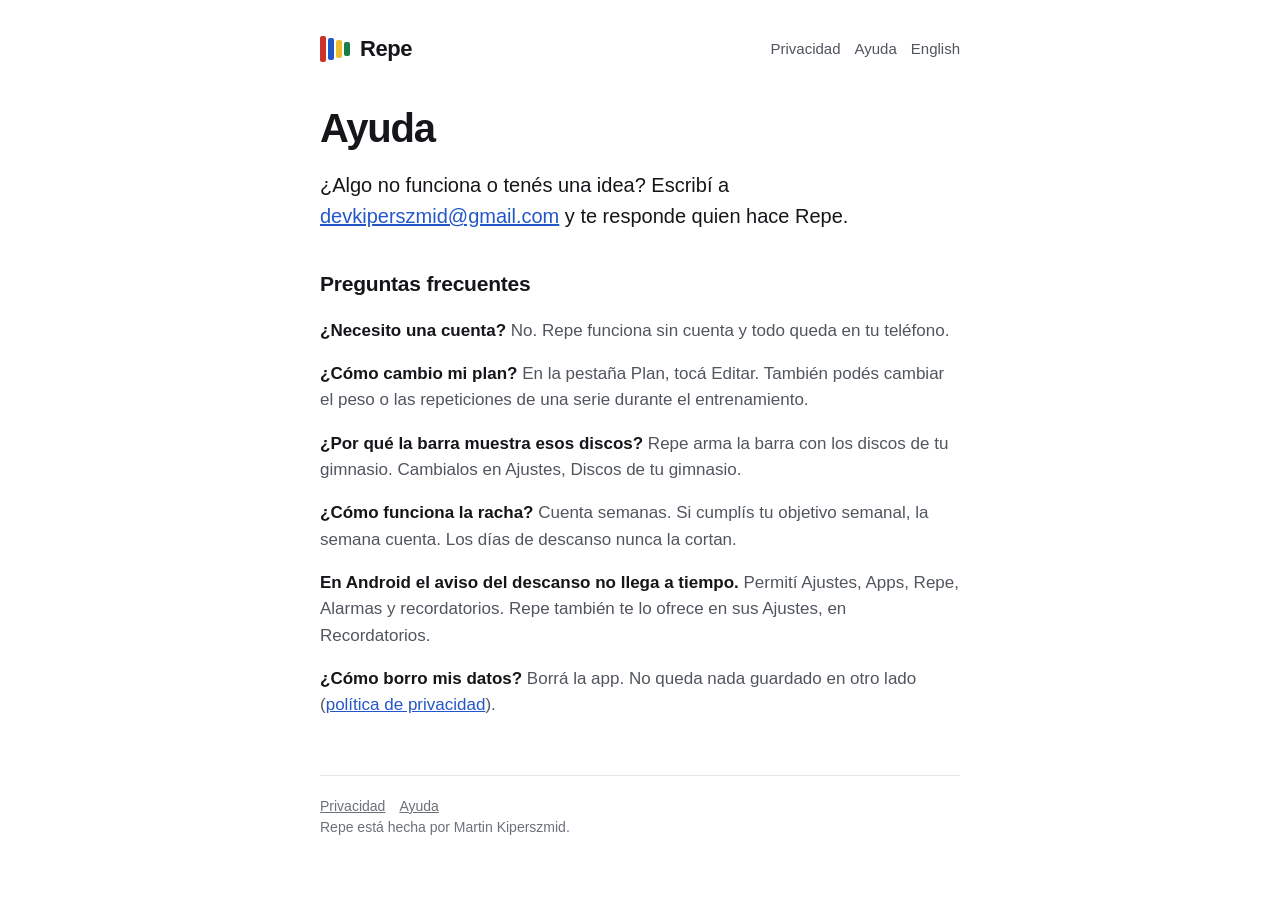
<file: repe/es/support/index.html>
<!doctype html>
<html lang="es">
<head>
<meta charset="utf-8">
<meta name="viewport" content="width=device-width, initial-scale=1">
<title>Ayuda · Repe</title>
<meta name="description" content="Ayuda con Repe, el registro de entrenamiento para el gimnasio.">
<link rel="stylesheet" href="../../assets/site.css">
</head>
<body>
<main>
<header>
  <a class="brand" href="../"><span class="plates"><i></i><i></i><i></i><i></i></span>Repe</a>
  <nav><a href="../privacy/">Privacidad</a><a href="../support/">Ayuda</a><a href="../../" hreflang="en">English</a></nav>
</header>

<h1>Ayuda</h1>
<p class="lead">¿Algo no funciona o tenés una idea? Escribí a <a href="mailto:devkiperszmid@gmail.com">devkiperszmid@gmail.com</a> y te responde quien hace Repe.</p>
<h2>Preguntas frecuentes</h2>
<p><strong>¿Necesito una cuenta?</strong> No. Repe funciona sin cuenta y todo queda en tu teléfono.</p>
<p><strong>¿Cómo cambio mi plan?</strong> En la pestaña Plan, tocá Editar. También podés cambiar el peso o las repeticiones de una serie durante el entrenamiento.</p>
<p><strong>¿Por qué la barra muestra esos discos?</strong> Repe arma la barra con los discos de tu gimnasio. Cambialos en Ajustes, Discos de tu gimnasio.</p>
<p><strong>¿Cómo funciona la racha?</strong> Cuenta semanas. Si cumplís tu objetivo semanal, la semana cuenta. Los días de descanso nunca la cortan.</p>
<p><strong>En Android el aviso del descanso no llega a tiempo.</strong> Permití Ajustes, Apps, Repe, Alarmas y recordatorios. Repe también te lo ofrece en sus Ajustes, en Recordatorios.</p>
<p><strong>¿Cómo borro mis datos?</strong> Borrá la app. No queda nada guardado en otro lado (<a href="../privacy/">política de privacidad</a>).</p>

<footer><a href="../privacy/">Privacidad</a><a href="../support/">Ayuda</a><br>Repe está hecha por Martin Kiperszmid.</footer>
</main>
</body>
</html>
</file>
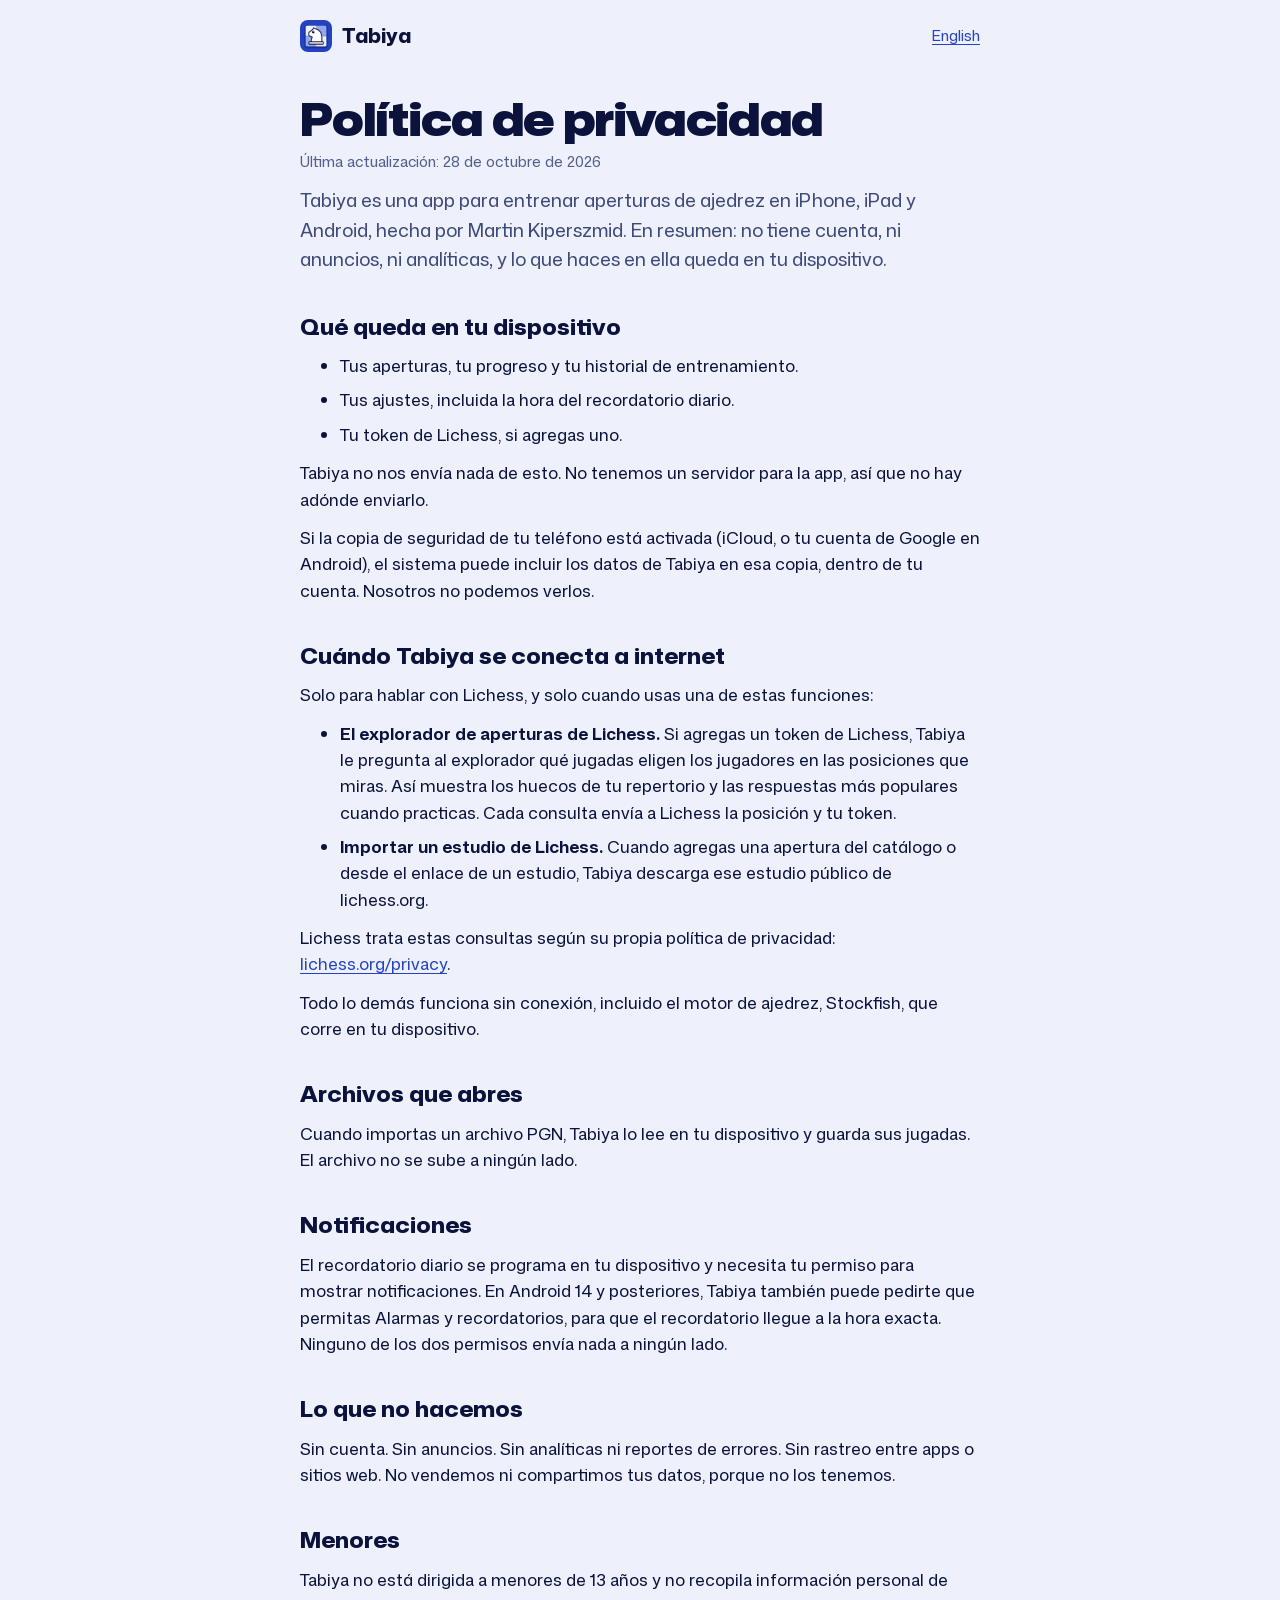
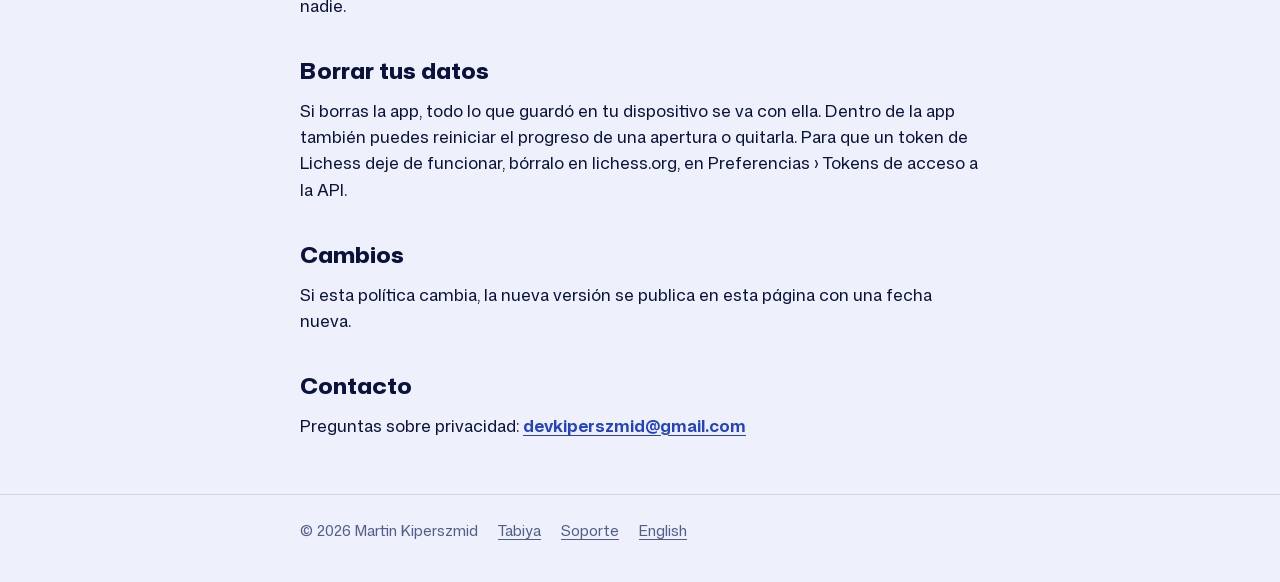
<file: tabiya/es/privacy/index.html>
<!doctype html>
<html lang="es">
<head>
<meta charset="utf-8">
<meta name="viewport" content="width=device-width, initial-scale=1">
<title>Política de privacidad · Tabiya</title>
<meta name="description" content="Qué hace Tabiya con tus datos: quedan en tu dispositivo. Sin cuenta, sin anuncios, sin analíticas.">
<link rel="icon" href="../../assets/icon-180.png">
<link rel="alternate" hreflang="en" href="../../privacy/">
<link rel="stylesheet" href="../../assets/site.css">
</head>
<body>
<header class="wrap top">
  <a class="brand" href="../"><img src="../../assets/icon-180.png" alt="">Tabiya</a>
  <a class="lang" href="../../privacy/" hreflang="en" lang="en">English</a>
</header>

<main class="wrap page">
  <h1>Política de privacidad</h1>
  <p class="updated">Última actualización: 28 de octubre de 2026</p>

  <p class="lede">Tabiya es una app para entrenar aperturas de ajedrez en iPhone, iPad y Android, hecha por Martin Kiperszmid. En resumen: no tiene cuenta, ni anuncios, ni analíticas, y lo que haces en ella queda en tu dispositivo.</p>

  <h2>Qué queda en tu dispositivo</h2>
  <ul>
    <li>Tus aperturas, tu progreso y tu historial de entrenamiento.</li>
    <li>Tus ajustes, incluida la hora del recordatorio diario.</li>
    <li>Tu token de Lichess, si agregas uno.</li>
  </ul>
  <p>Tabiya no nos envía nada de esto. No tenemos un servidor para la app, así que no hay adónde enviarlo.</p>
  <p>Si la copia de seguridad de tu teléfono está activada (iCloud, o tu cuenta de Google en Android), el sistema puede incluir los datos de Tabiya en esa copia, dentro de tu cuenta. Nosotros no podemos verlos.</p>

  <h2>Cuándo Tabiya se conecta a internet</h2>
  <p>Solo para hablar con Lichess, y solo cuando usas una de estas funciones:</p>
  <ul>
    <li><strong>El explorador de aperturas de Lichess.</strong> Si agregas un token de Lichess, Tabiya le pregunta al explorador qué jugadas eligen los jugadores en las posiciones que miras. Así muestra los huecos de tu repertorio y las respuestas más populares cuando practicas. Cada consulta envía a Lichess la posición y tu token.</li>
    <li><strong>Importar un estudio de Lichess.</strong> Cuando agregas una apertura del catálogo o desde el enlace de un estudio, Tabiya descarga ese estudio público de lichess.org.</li>
  </ul>
  <p>Lichess trata estas consultas según su propia política de privacidad: <a href="https://lichess.org/privacy">lichess.org/privacy</a>.</p>
  <p>Todo lo demás funciona sin conexión, incluido el motor de ajedrez, Stockfish, que corre en tu dispositivo.</p>

  <h2>Archivos que abres</h2>
  <p>Cuando importas un archivo PGN, Tabiya lo lee en tu dispositivo y guarda sus jugadas. El archivo no se sube a ningún lado.</p>

  <h2>Notificaciones</h2>
  <p>El recordatorio diario se programa en tu dispositivo y necesita tu permiso para mostrar notificaciones. En Android 14 y posteriores, Tabiya también puede pedirte que permitas Alarmas y recordatorios, para que el recordatorio llegue a la hora exacta. Ninguno de los dos permisos envía nada a ningún lado.</p>

  <h2>Lo que no hacemos</h2>
  <p>Sin cuenta. Sin anuncios. Sin analíticas ni reportes de errores. Sin rastreo entre apps o sitios web. No vendemos ni compartimos tus datos, porque no los tenemos.</p>

  <h2>Menores</h2>
  <p>Tabiya no está dirigida a menores de 13 años y no recopila información personal de nadie.</p>

  <h2>Borrar tus datos</h2>
  <p>Si borras la app, todo lo que guardó en tu dispositivo se va con ella. Dentro de la app también puedes reiniciar el progreso de una apertura o quitarla. Para que un token de Lichess deje de funcionar, bórralo en lichess.org, en Preferencias › Tokens de acceso a la API.</p>

  <h2>Cambios</h2>
  <p>Si esta política cambia, la nueva versión se publica en esta página con una fecha nueva.</p>

  <h2>Contacto</h2>
  <p>Preguntas sobre privacidad: <a class="mail" href="mailto:devkiperszmid@gmail.com">devkiperszmid@gmail.com</a></p>
</main>

<footer>
  <div class="wrap">
    <span>© 2026 Martin Kiperszmid</span>
    <a href="../">Tabiya</a>
    <a href="../support/">Soporte</a>
    <a href="../../privacy/" hreflang="en" lang="en">English</a>
  </div>
</footer>
</body>
</html>
</file>
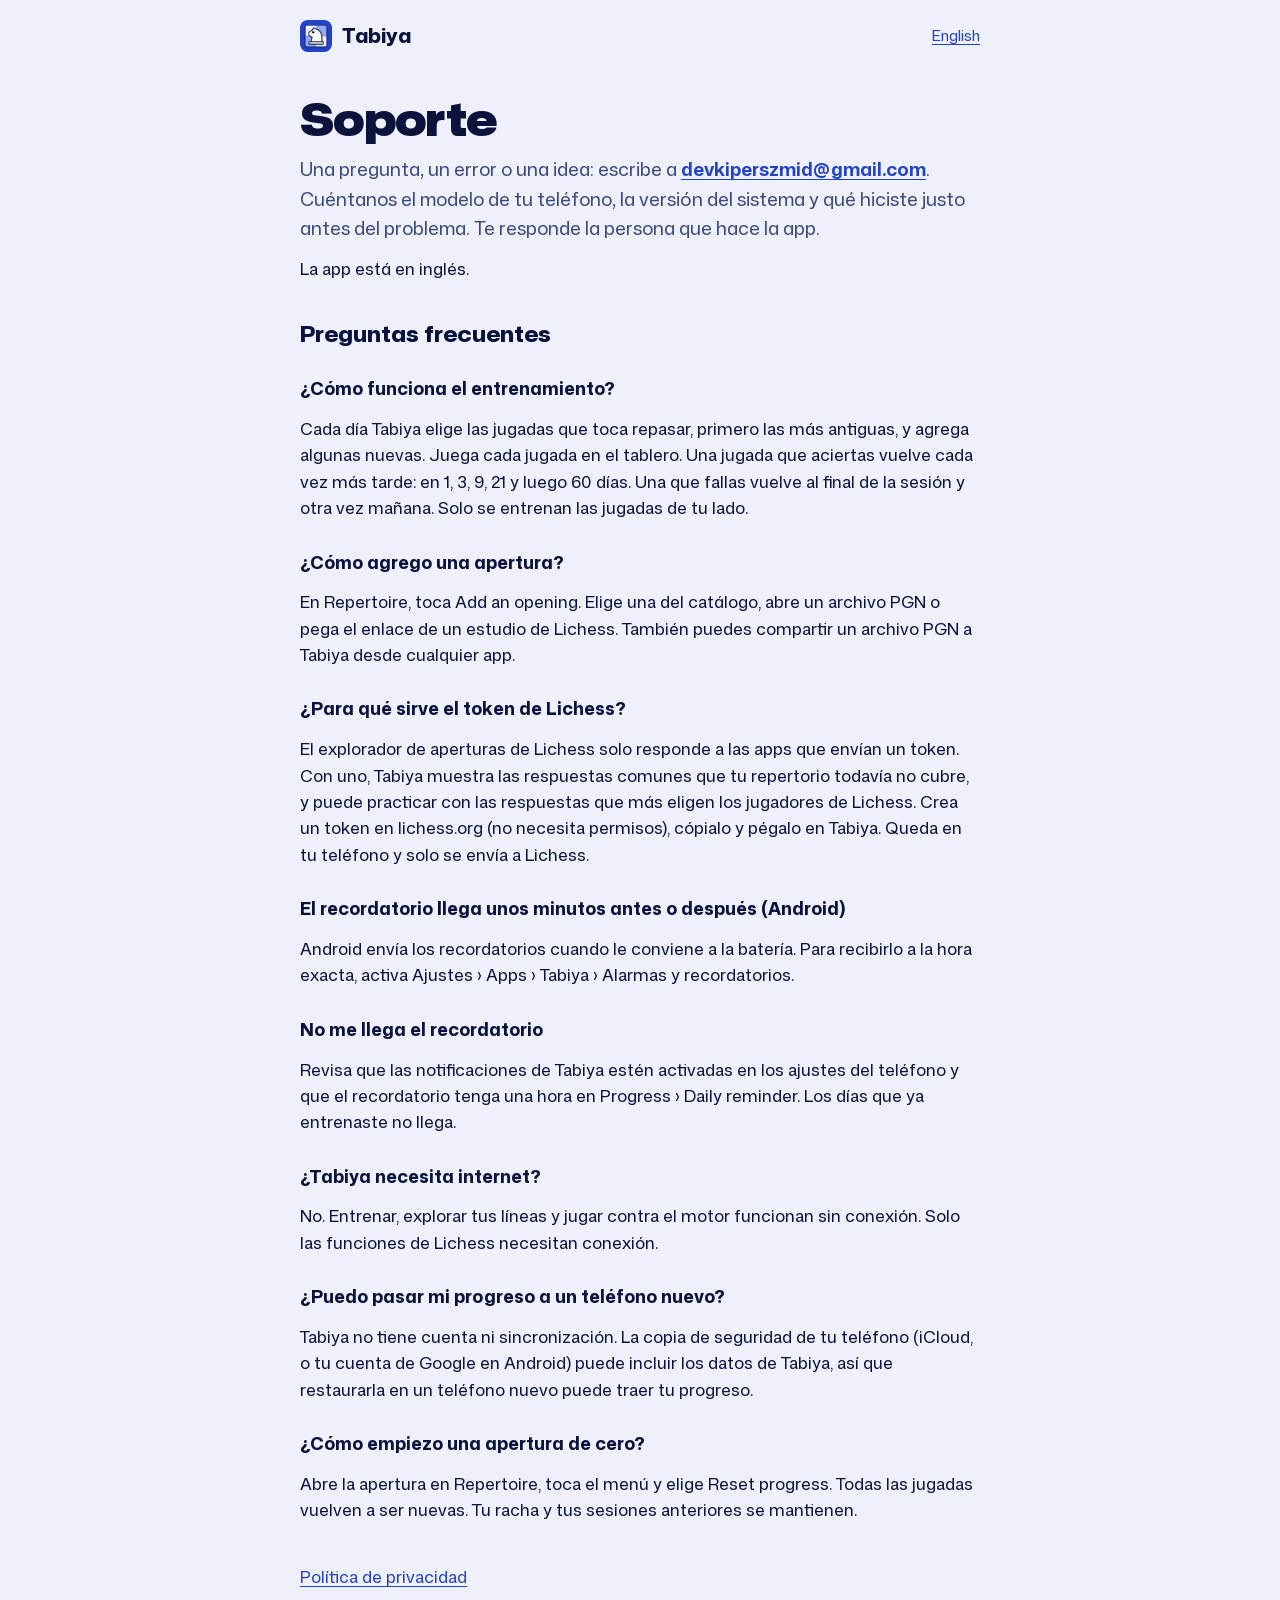
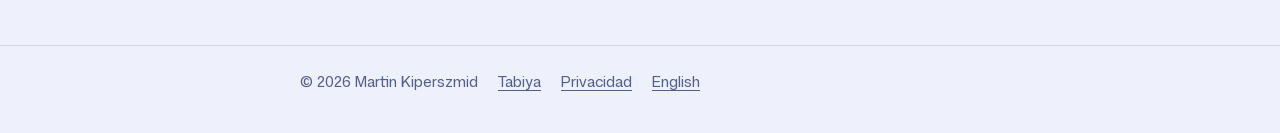
<file: tabiya/es/support/index.html>
<!doctype html>
<html lang="es">
<head>
<meta charset="utf-8">
<meta name="viewport" content="width=device-width, initial-scale=1">
<title>Soporte · Tabiya</title>
<meta name="description" content="Ayuda con Tabiya: el entrenamiento, agregar aperturas, el token de Lichess, el recordatorio diario.">
<link rel="icon" href="../../assets/icon-180.png">
<link rel="alternate" hreflang="en" href="../../support/">
<link rel="stylesheet" href="../../assets/site.css">
</head>
<body>
<header class="wrap top">
  <a class="brand" href="../"><img src="../../assets/icon-180.png" alt="">Tabiya</a>
  <a class="lang" href="../../support/" hreflang="en" lang="en">English</a>
</header>

<main class="wrap page">
  <h1>Soporte</h1>
  <p class="lede">Una pregunta, un error o una idea: escribe a <a class="mail" href="mailto:devkiperszmid@gmail.com">devkiperszmid@gmail.com</a>. Cuéntanos el modelo de tu teléfono, la versión del sistema y qué hiciste justo antes del problema. Te responde la persona que hace la app.</p>
  <p>La app está en inglés.</p>

  <h2>Preguntas frecuentes</h2>

  <h3>¿Cómo funciona el entrenamiento?</h3>
  <p>Cada día Tabiya elige las jugadas que toca repasar, primero las más antiguas, y agrega algunas nuevas. Juega cada jugada en el tablero. Una jugada que aciertas vuelve cada vez más tarde: en 1, 3, 9, 21 y luego 60 días. Una que fallas vuelve al final de la sesión y otra vez mañana. Solo se entrenan las jugadas de tu lado.</p>

  <h3>¿Cómo agrego una apertura?</h3>
  <p>En Repertoire, toca Add an opening. Elige una del catálogo, abre un archivo PGN o pega el enlace de un estudio de Lichess. También puedes compartir un archivo PGN a Tabiya desde cualquier app.</p>

  <h3>¿Para qué sirve el token de Lichess?</h3>
  <p>El explorador de aperturas de Lichess solo responde a las apps que envían un token. Con uno, Tabiya muestra las respuestas comunes que tu repertorio todavía no cubre, y puede practicar con las respuestas que más eligen los jugadores de Lichess. Crea un token en lichess.org (no necesita permisos), cópialo y pégalo en Tabiya. Queda en tu teléfono y solo se envía a Lichess.</p>

  <h3>El recordatorio llega unos minutos antes o después (Android)</h3>
  <p>Android envía los recordatorios cuando le conviene a la batería. Para recibirlo a la hora exacta, activa Ajustes › Apps › Tabiya › Alarmas y recordatorios.</p>

  <h3>No me llega el recordatorio</h3>
  <p>Revisa que las notificaciones de Tabiya estén activadas en los ajustes del teléfono y que el recordatorio tenga una hora en Progress › Daily reminder. Los días que ya entrenaste no llega.</p>

  <h3>¿Tabiya necesita internet?</h3>
  <p>No. Entrenar, explorar tus líneas y jugar contra el motor funcionan sin conexión. Solo las funciones de Lichess necesitan conexión.</p>

  <h3>¿Puedo pasar mi progreso a un teléfono nuevo?</h3>
  <p>Tabiya no tiene cuenta ni sincronización. La copia de seguridad de tu teléfono (iCloud, o tu cuenta de Google en Android) puede incluir los datos de Tabiya, así que restaurarla en un teléfono nuevo puede traer tu progreso.</p>

  <h3>¿Cómo empiezo una apertura de cero?</h3>
  <p>Abre la apertura en Repertoire, toca el menú y elige Reset progress. Todas las jugadas vuelven a ser nuevas. Tu racha y tus sesiones anteriores se mantienen.</p>

  <p style="margin-top:40px"><a href="../privacy/">Política de privacidad</a></p>
</main>

<footer>
  <div class="wrap">
    <span>© 2026 Martin Kiperszmid</span>
    <a href="../">Tabiya</a>
    <a href="../privacy/">Privacidad</a>
    <a href="../../support/" hreflang="en" lang="en">English</a>
  </div>
</footer>
</body>
</html>
</file>
<file: repe/assets/site.css>
:root {
  --ground: #FFFFFF; --raised: #F1F2F4; --ink: #141619; --ink-2: #50565E; --ink-3: #6B7179; --rule: #E3E5E8;
  --plate-red: #CC3329; --plate-blue: #2357C9; --plate-yellow: #F0BE2C; --plate-green: #187F47; --link: #2357C9;
}
@media (prefers-color-scheme: dark) {
  :root { --ground: #0E0F11; --raised: #1C1E21; --ink: #F3F4F5; --ink-2: #B4BAC1; --ink-3: #8F959D; --rule: #26292D; --link: #86A8F2; }
}
* { box-sizing: border-box; }
body {
  margin: 0; background: var(--ground); color: var(--ink);
  font: 17px/1.55 -apple-system, BlinkMacSystemFont, "SF Pro Text", "Segoe UI", Roboto, sans-serif;
}
main { max-width: 680px; margin: 0 auto; padding: 32px 20px 64px; }
header { display: flex; align-items: center; justify-content: space-between; gap: 16px; margin-bottom: 40px; }
.brand { display: flex; align-items: center; gap: 10px; color: var(--ink); text-decoration: none; font-weight: 800; font-size: 22px; letter-spacing: -0.02em; }
.plates { display: flex; align-items: center; gap: 2px; }
.plates i { display: block; width: 6px; border-radius: 2px; }
.plates i:nth-child(1) { height: 26px; background: var(--plate-red); }
.plates i:nth-child(2) { height: 22px; background: var(--plate-blue); }
.plates i:nth-child(3) { height: 18px; background: var(--plate-yellow); }
.plates i:nth-child(4) { height: 14px; background: var(--plate-green); }
nav a { color: var(--ink-2); text-decoration: none; font-size: 15px; margin-left: 14px; }
nav a:hover, a:hover { text-decoration: underline; }
h1 { font-size: 40px; line-height: 1.1; letter-spacing: -0.03em; margin: 0 0 8px; font-weight: 900; }
h2 { font-size: 21px; margin: 36px 0 8px; letter-spacing: -0.01em; }
p, li { color: var(--ink-2); }
strong { color: var(--ink); }
a { color: var(--link); }
.lead { font-size: 20px; color: var(--ink); }
.meta { color: var(--ink-3); font-size: 14px; }
.box { background: var(--raised); border-radius: 14px; padding: 18px 20px; margin: 24px 0; }
.box p { margin: 0; color: var(--ink); }
ul { padding-left: 20px; }
footer { margin-top: 56px; padding-top: 20px; border-top: 1px solid var(--rule); font-size: 14px; color: var(--ink-3); }
footer a { color: var(--ink-3); margin-right: 14px; }
@media (max-width: 480px) { h1 { font-size: 32px; } header { flex-wrap: wrap; } nav a { margin: 0 14px 0 0; } }
</file>
<file: tabiya/assets/site.css>
/* Tabiya's site: the app's paper and cobalt, Mona Sans (self-hosted, OFL: OFL.txt), no third-party requests. */
@font-face {
  font-family: "Mona Sans";
  src: url("mona-sans.ttf") format("truetype");
  font-weight: 200 900;
  font-stretch: 75% 125%;
  font-display: swap;
}

:root {
  --paper: #EEF1FB;
  --ink: #0B133D;
  --ink2: #3D4A7A;
  --ink3: #525E8B;
  --rule: rgba(11, 19, 61, .12);
  --cobalt: #2443C4;
  --cobalt-lip: #14278A;
  --on-cobalt: #FFFFFF;
  --link: #2443C4;
  --font: "Mona Sans", ui-sans-serif, system-ui, -apple-system, "Segoe UI", Roboto, sans-serif;
  color-scheme: light;
}
@media (prefers-color-scheme: dark) {
  :root { --paper: #0B1130; --ink: #E9EDFB; --ink2: #B7C1E6; --ink3: #8C97C4; --rule: rgba(255, 255, 255, .12); --link: #9DB0F5; color-scheme: dark; }
}

* { box-sizing: border-box; }
html { -webkit-text-size-adjust: 100%; }
body { margin: 0; background: var(--paper); color: var(--ink); font: 400 17px/1.55 var(--font); }
a { color: var(--link); text-underline-offset: 3px; }
a:focus-visible { outline: 2px solid var(--link); outline-offset: 3px; border-radius: 4px; }

.wrap { max-width: 720px; margin: 0 auto; padding-inline: 20px; }
.top { display: flex; align-items: center; justify-content: space-between; gap: 12px; padding-block: 20px; }
.brand { display: inline-flex; align-items: center; gap: 10px; color: inherit; text-decoration: none; font-weight: 800; font-stretch: 112%; font-size: 19px; }
.brand img { width: 32px; height: 32px; border-radius: 8px; }
.lang { font-size: 15px; }

/* Home */
.hero { background: var(--cobalt); color: var(--on-cobalt); }
.hero .wrap { padding-block: 48px 56px; display: grid; gap: 28px; grid-template-columns: minmax(0, 1fr) auto; align-items: center; }
.hero h1 { font-weight: 900; font-stretch: 125%; font-size: clamp(36px, 7vw, 56px); line-height: 1.02; letter-spacing: -.02em; margin: 0; text-wrap: balance; }
.hero p { margin: 16px 0 0; font-size: 19px; max-width: 34ch; opacity: .92; }
.hero img { width: 132px; height: 132px; border-radius: 30px; box-shadow: 0 6px 0 var(--cobalt-lip); }
.hero .top { padding-block: 0 8px; }
.hero .top a { color: var(--on-cobalt); }
.soon { display: inline-block; margin-top: 24px; padding: 10px 18px; border-radius: 999px; background: rgba(255, 255, 255, .14); font-weight: 650; font-size: 15px; }
@media (max-width: 560px) { .hero .wrap { grid-template-columns: 1fr; } .hero img { width: 96px; height: 96px; border-radius: 22px; order: -1; } }

.features { display: grid; gap: 28px 32px; grid-template-columns: repeat(auto-fit, minmax(260px, 1fr)); padding-block: 48px; }
.features h2 { font-weight: 800; font-stretch: 112%; font-size: 20px; line-height: 1.2; margin: 0; }
.features p { margin: 8px 0 0; color: var(--ink2); }

/* Text pages */
.page { padding-block: 16px 56px; }
.page h1 { font-weight: 900; font-stretch: 125%; font-size: clamp(32px, 6vw, 44px); line-height: 1.05; letter-spacing: -.015em; margin: 8px 0 0; }
.page .updated { color: var(--ink3); font-size: 15px; margin: 8px 0 0; }
.page .lede { font-size: 19px; color: var(--ink2); }
.page h2 { font-weight: 800; font-stretch: 112%; font-size: 22px; line-height: 1.2; margin: 40px 0 0; }
.page h3 { font-weight: 750; font-size: 18px; margin: 28px 0 0; }
.page p, .page ul { margin: 12px 0 0; }
.page li + li { margin-top: 8px; }
.page strong { font-weight: 700; }
.mail { font-weight: 700; }

footer { border-top: 1px solid var(--rule); color: var(--ink3); font-size: 15px; }
footer .wrap { display: flex; flex-wrap: wrap; gap: 8px 20px; padding-block: 24px 40px; }
footer a { color: inherit; }
</file>
